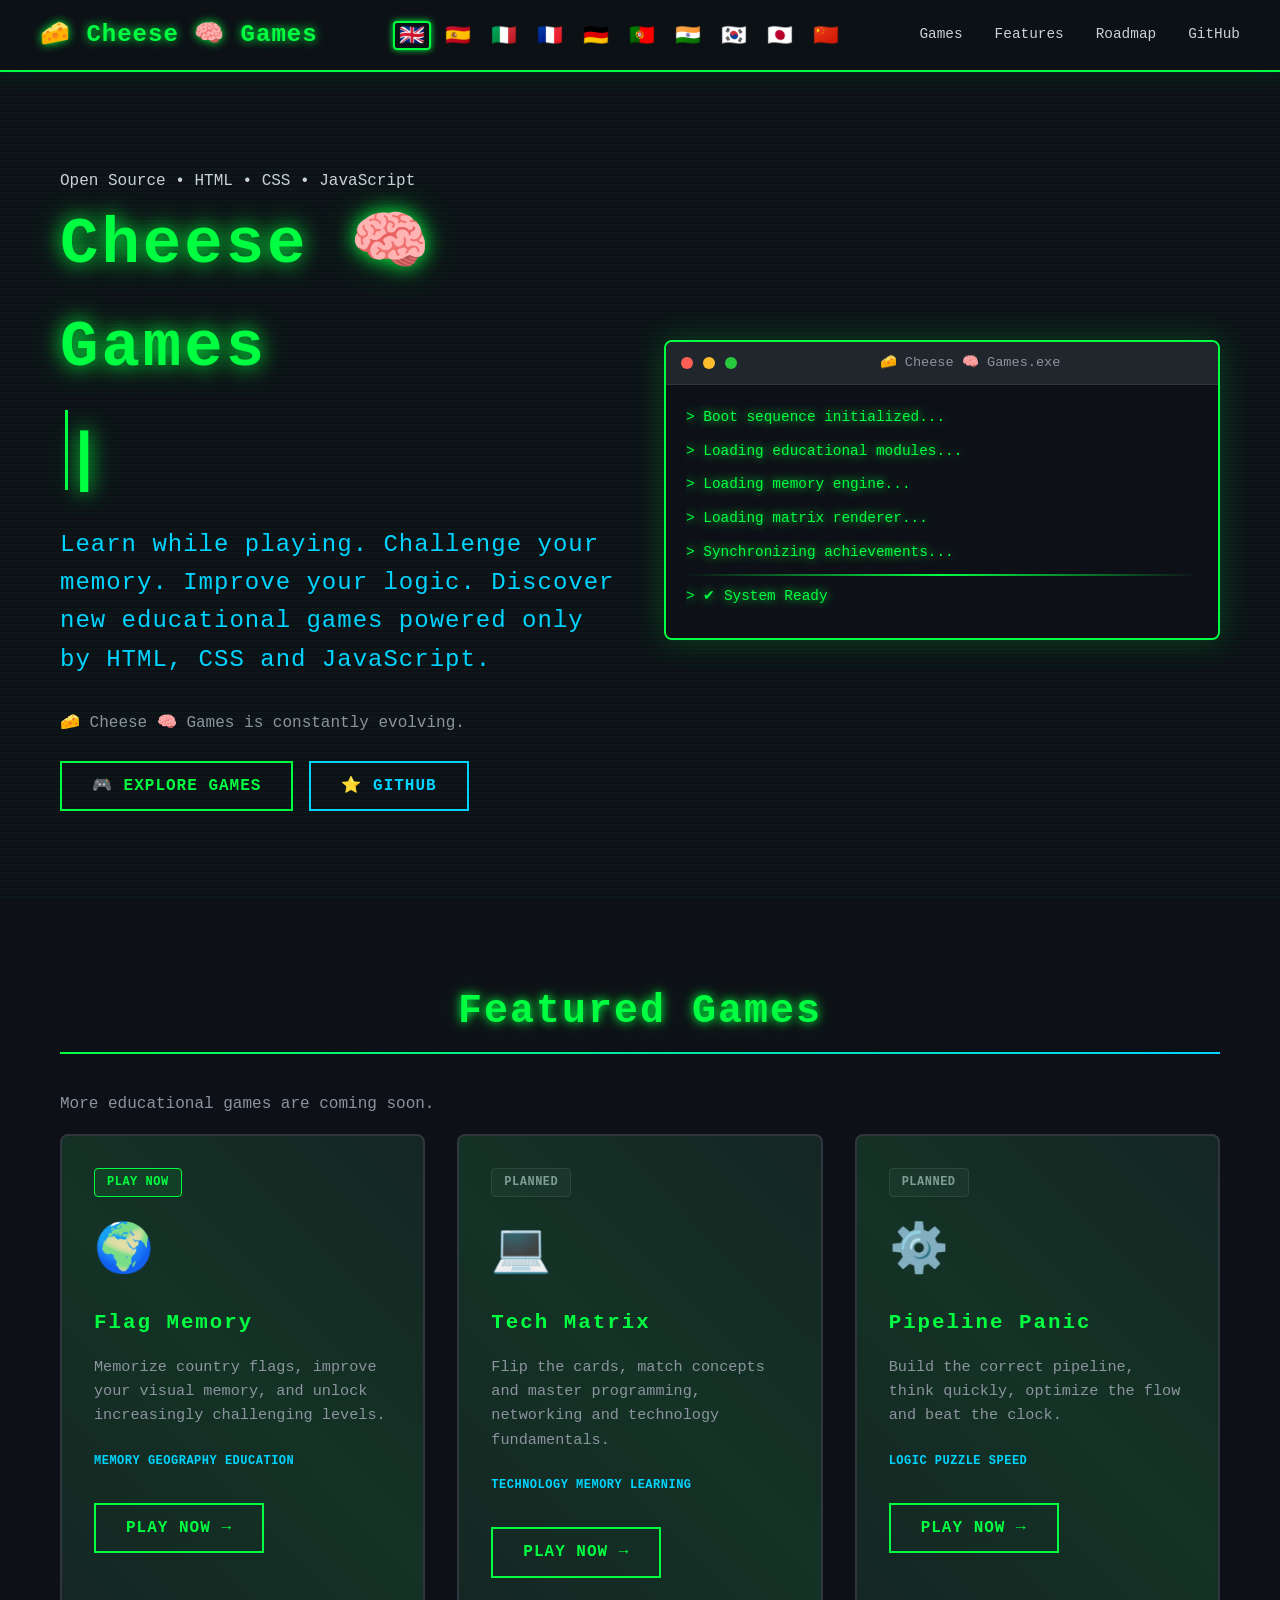
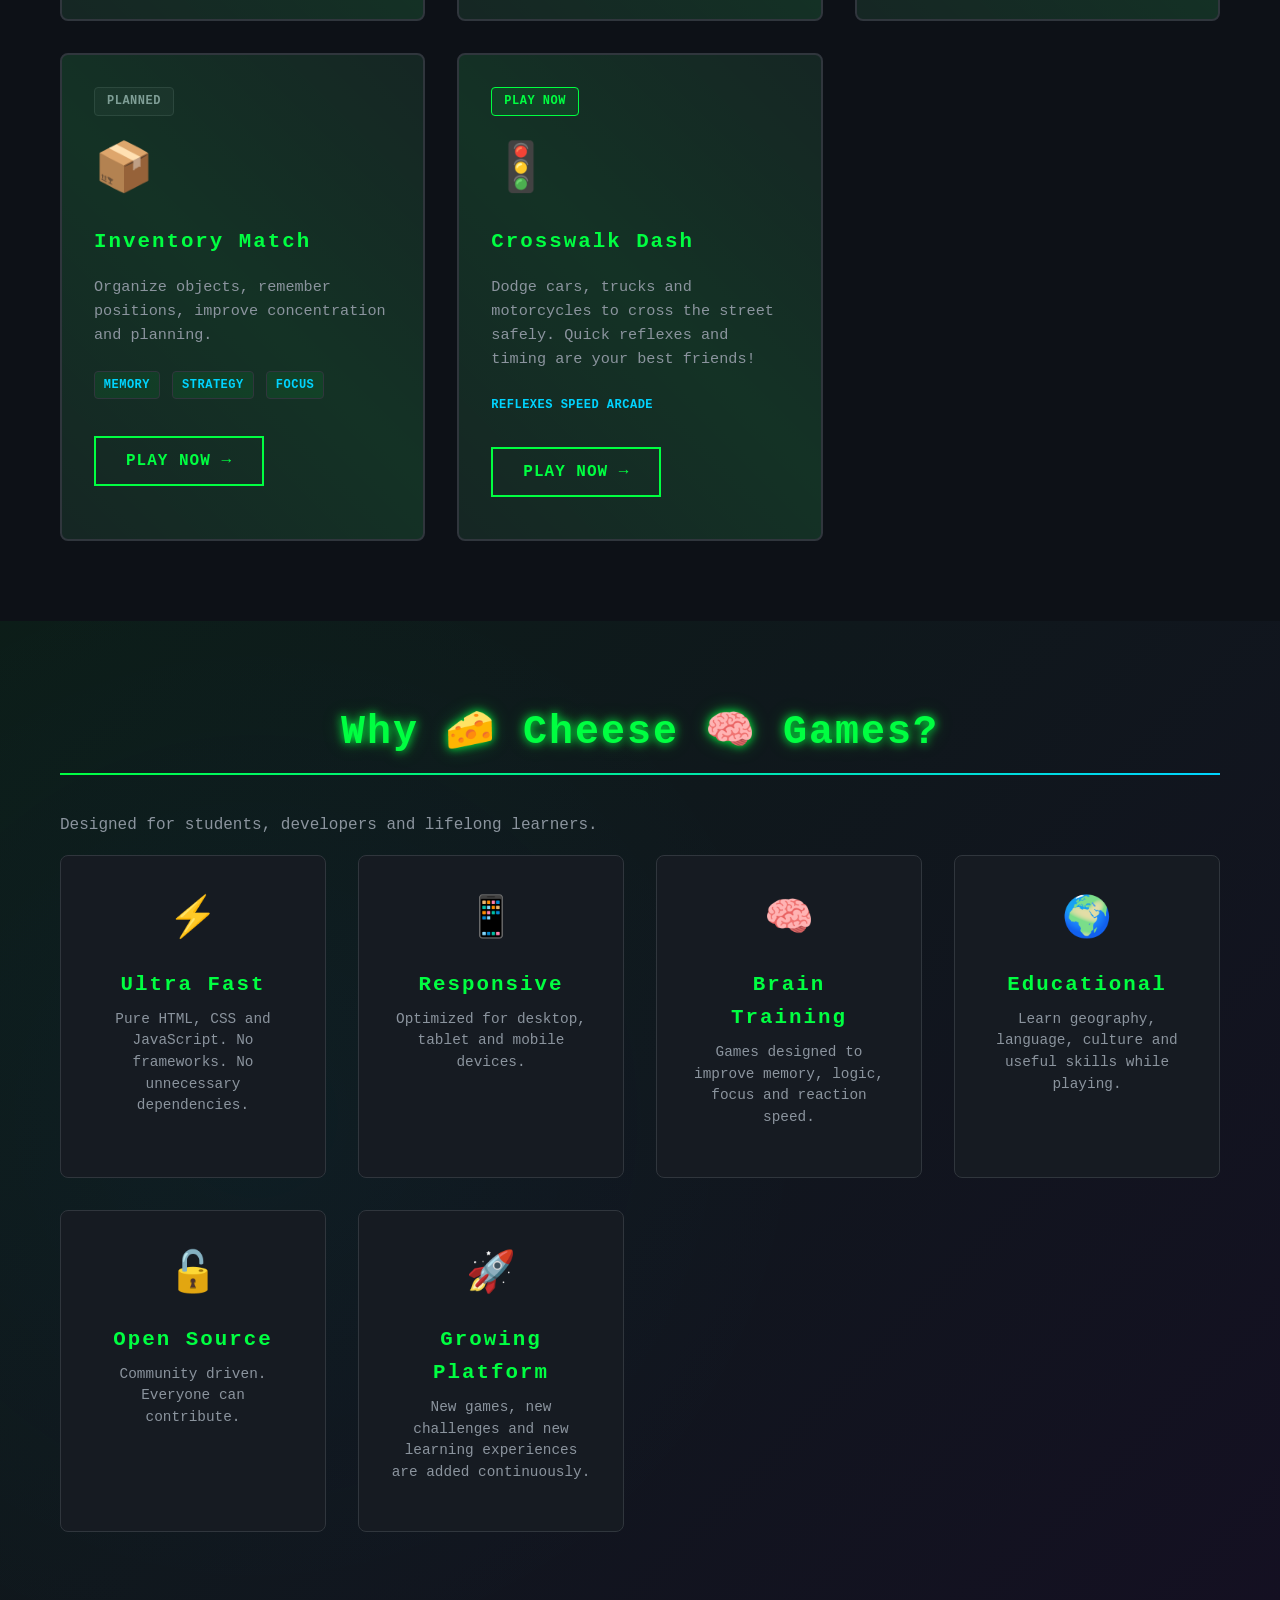
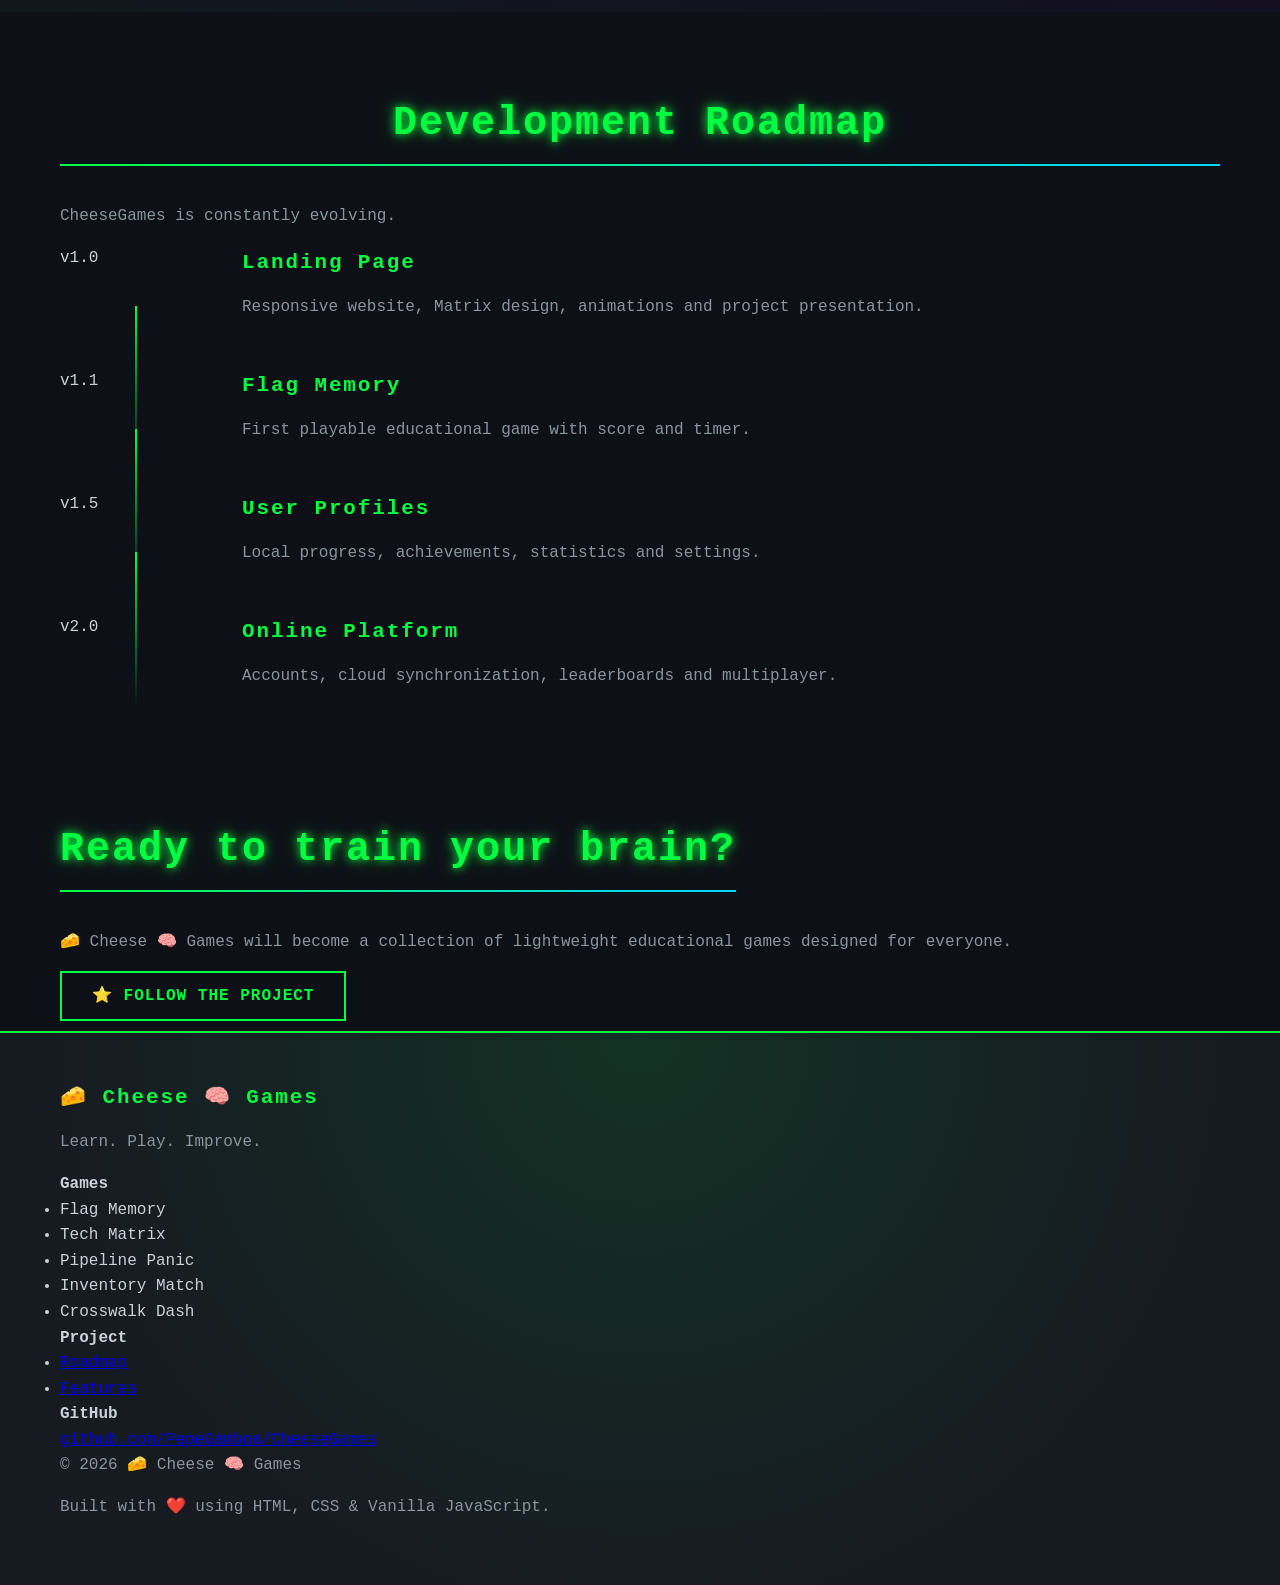
<file: index.html>
<!DOCTYPE html>
<html lang="en">

<head>
    <meta charset="UTF-8">
    <meta name="viewport" content="width=device-width, initial-scale=1.0">

    <title data-i18n="page.title">🧀 Cheese 🧠 Games | Learn. Play. Improve.</title>

    <meta name="description" data-i18n="page.description"
        content="CheeseGames is an open-source collection of educational browser games designed to improve memory, logic and problem solving.">

    <meta name="theme-color" content="#00ff66">

    <link rel="stylesheet" href="css/style.css">

    <link rel="preconnect" href="https://fonts.googleapis.com">
    <link rel="preconnect" href="https://fonts.gstatic.com" crossorigin>

</head>

<body>

    <!-- ========================= -->
    <!-- MATRIX BACKGROUND -->
    <!-- ========================= -->

    <canvas id="matrixCanvas"></canvas>

    <div class="matrix-overlay"></div>

    <!-- ========================= -->
    <!-- NAVIGATION -->
    <!-- ========================= -->

    <nav class="navbar">

        <div class="container nav-container">

            <div class="logo">

                <span class="logo-text">
                    🧀 Cheese 🧠 Games
                </span>

            </div>

            <div class="lang-selector" aria-label="Language selector"
                style="position:relative; z-index:9999; pointer-events:auto;">
                <button type="button" class="lang-flag active" data-lang="en" title="English">🇬🇧</button>
                <button type="button" class="lang-flag" data-lang="es" title="Español">🇪🇸</button>
                <button type="button" class="lang-flag" data-lang="it" title="Italiano">🇮🇹</button>
                <button type="button" class="lang-flag" data-lang="fr" title="Français">🇫🇷</button>
                <button type="button" class="lang-flag" data-lang="de" title="Deutsch">🇩🇪</button>
                <button type="button" class="lang-flag" data-lang="pt" title="Português">🇵🇹</button>
                <button type="button" class="lang-flag" data-lang="hi" title="हिन्दी">🇮🇳</button>
                <button type="button" class="lang-flag" data-lang="ko" title="한국어">🇰🇷</button>
                <button type="button" class="lang-flag" data-lang="ja" title="日本語">🇯🇵</button>
                <button type="button" class="lang-flag" data-lang="zh" title="中文">🇨🇳</button>
            </div>
            <ul class="nav-links">

                <li>
                    <a href="#games" data-i18n="nav.games">
                        Games
                    </a>
                </li>

                <li>
                    <a href="#features" data-i18n="nav.features">
                        Features
                    </a>
                </li>

                <li>
                    <a href="#roadmap" data-i18n="nav.roadmap">
                        Roadmap
                    </a>
                </li>

                <li>
                    <a href="#footer" data-i18n="nav.github">
                        GitHub
                    </a>
                </li>

            </ul>

        </div>

    </nav>

    <!-- ========================= -->
    <!-- HERO -->
    <!-- ========================= -->

    <section id="hero" class="hero">

        <div class="container hero-container">

            <div class="hero-content">

                <span class="hero-badge" data-i18n="hero.badge">

                    Open Source • HTML • CSS • JavaScript

                </span>

                <h1 class="hero-title">

                    <span class="typing-text">

                        Cheese 🧠 Games

                    </span>

                    <span class="cursor">|</span>

                </h1>

                <p class="hero-subtitle" data-i18n="hero.subtitle">

                    Learn while playing.

                    Challenge your memory.

                    Improve your logic.

                    Discover new educational games powered only by HTML, CSS and JavaScript.

                <p>

                    🧀 Cheese 🧠 Games is constantly evolving.

                </p>

                <div class="hero-buttons">

                    <button type="button" class="btn btn-primary"
                        onclick="document.getElementById('games').scrollIntoView({behavior:'smooth'})"
                        data-i18n="hero.explore">

                        🎮 Explore Games

                    </button>

                    <a class="btn btn-secondary" href="https://github.com/PepeGamboa/CheeseGames" target="_blank"
                        data-i18n="hero.github">

                        ⭐ GitHub

                    </a>

                </div>

            </div>

            <!-- ========================= -->
            <!-- TERMINAL -->
            <!-- ========================= -->

            <div class="terminal-window">

                <div class="terminal-header">

                    <div class="terminal-buttons">

                        <div class="terminal-btn close"></div>

                        <div class="terminal-btn minimize"></div>

                        <div class="terminal-btn maximize"></div>

                    </div>

                    <span class="terminal-title">

                        🧀 Cheese 🧠 Games.exe

                    </span>

                </div>

                <div class="terminal-body">

                    <p>> Boot sequence initialized...</p>

                    <p>> Loading educational modules...</p>

                    <p>> Loading memory engine...</p>

                    <p>> Loading matrix renderer...</p>

                    <p>> Synchronizing achievements...</p>

                    <p class="scan-line"></p>

                    <p>

                        > <span class="text-success">

                            ✔ System Ready

                        </span>

                    </p>

                </div>

            </div>

        </div>

    </section>

    <!-- ========================= -->
    <!-- GAMES -->
    <!-- ========================= -->

    <section id="games" class="games">

        <div class="container">

            <h2 class="section-title" data-i18n="games.title">

                Featured Games

            </h2>

            <p class="section-subtitle" data-i18n="games.subtitle">

                More educational games are coming soon.

            </p>

            <div class="games-grid">
                <!-- ========================= -->
                <!-- GAME 1 -->
                <!-- ========================= -->

                <div class="game-card">

                    <div class="game-status available" data-i18n="cards.flagStatus">
                        Play Now
                    </div>

                    <div class="game-card-inner">

                        <div class="game-icon">
                            🌍
                        </div>

                        <h3 data-i18n="cards.flagTitle">Flag Memory</h3>

                        <p data-i18n="cards.flagDescription">

                            Memorize country flags, improve your visual memory,
                            and unlock increasingly challenging levels.

                        </p>

                        <div class="game-tags" data-i18n="cards.flagTags">
                            Memory Geography Education
                        </div>

                        <a class="card-button btn btn-primary" href="./flag-memory.html" target="_self"
                            aria-label="Play Flag Memory" data-i18n="cards.flagButton">

                            Play Now →

                        </a>

                    </div>

                </div>

                <!-- ========================= -->
                <!-- GAME 2 -->
                <!-- ========================= -->

                <div class="game-card">

                    <div class="game-status planned" data-i18n="cards.planned">
                        Planned
                    </div>

                    <div class="game-card-inner">

                        <div class="game-icon">
                            💻
                        </div>

                        <h3 data-i18n="cards.techTitle">Tech Matrix</h3>

                        <p data-i18n="cards.techDescription">

                            Flip the cards, match concepts and
                            master programming, networking
                            and technology fundamentals.

                        </p>

                        <div class="game-tags" data-i18n="cards.techTags">
                            Technology Memory Learning
                        </div>

                        <a class="card-button btn btn-primary" href="./tech-matrix.html" target="_self"
                            aria-label="Play Tech Matrix" data-i18n="cards.techButton">
                            Play Now →
                        </a>

                    </div>

                </div>

                <!-- ========================= -->
                <!-- GAME 3 -->
                <!-- ========================= -->

                <div class="game-card">

                    <div class="game-status planned" data-i18n="cards.planned">
                        Planned
                    </div>

                    <div class="game-card-inner">

                        <div class="game-icon">
                            ⚙️
                        </div>

                        <h3 data-i18n="cards.pipelineTitle">Pipeline Panic</h3>

                        <p data-i18n="cards.pipelineDescription">

                            Build the correct pipeline,
                            think quickly,
                            optimize the flow
                            and beat the clock.

                        </p>

                        <div class="game-tags" data-i18n="cards.pipelineTags">
                            Logic Puzzle Speed
                        </div>

                        <a class="card-button btn btn-primary" href="./pipeline-panic.html" target="_self"
                            aria-label="Play Pipeline Panic" data-i18n="cards.pipelineButton">
                            Play Now →
                        </a>

                    </div>

                </div>

                <!-- ========================= -->
                <!-- GAME 4 -->
                <!-- ========================= -->

                <div class="game-card">

                    <div class="game-status planned">
                        Planned
                    </div>

                    <div class="game-card-inner">

                        <div class="game-icon">
                            📦
                        </div>

                        <h3>Inventory Match</h3>

                        <p>

                            Organize objects,
                            remember positions,
                            improve concentration
                            and planning.

                        </p>

                        <div class="game-tags">

                            <span>Memory</span>
                            <span>Strategy</span>
                            <span>Focus</span>

                        </div>

                        <a class="card-button btn btn-primary" href="./inventory-match.html" target="_self"
                            aria-label="Play Inventory Match" data-i18n="cards.inventoryButton">
                            Play Now →
                        </a>

                    </div>

                </div>

                <!-- ========================= -->
                <!-- GAME 5 -->
                <!-- ========================= -->

                <div class="game-card">

                    <div class="game-status available" data-i18n="cards.flagStatus">
                        Play Now
                    </div>

                    <div class="game-card-inner">

                        <div class="game-icon">
                            🚦
                        </div>

                        <h3 data-i18n="cards.crosswalkTitle">Crosswalk Dash</h3>

                        <p data-i18n="cards.crosswalkDescription">

                            Dodge cars, trucks and motorcycles
                            to cross the street safely.
                            Quick reflexes and timing
                            are your best friends!

                        </p>

                        <div class="game-tags" data-i18n="cards.crosswalkTags">
                            Reflexes Speed Arcade
                        </div>

                        <a class="card-button btn btn-primary" href="./crosswalk-dash.html" target="_self"
                            aria-label="Play Crosswalk Dash" data-i18n="cards.crosswalkButton">
                            Play Now →
                        </a>

                    </div>

                </div>

            </div>

        </div>

    </section>

    <!-- ========================= -->
    <!-- FEATURES -->
    <!-- ========================= -->

    <section id="features" class="features">

        <div class="container">

            <h2 class="section-title" data-i18n="features.title">

                Why CheeseGames?

            </h2>

            <p class="section-subtitle" data-i18n="features.subtitle">

                Designed for students,
                developers and lifelong learners.

            </p>

            <div class="features-grid">

                <div class="feature-card">

                    <div class="feature-icon">

                        ⚡

                    </div>

                    <h3 data-i18n="features.ultraTitle">

                        Ultra Fast

                    </h3>

                    <p data-i18n="features.ultraDescription">

                        Pure HTML, CSS and JavaScript.

                        No frameworks.

                        No unnecessary dependencies.

                    </p>

                </div>

                <div class="feature-card">

                    <div class="feature-icon">

                        📱

                    </div>

                    <h3 data-i18n="features.responsiveTitle">

                        Responsive

                    </h3>

                    <p data-i18n="features.responsiveDescription">

                        Optimized for desktop,
                        tablet and mobile devices.

                    </p>

                </div>

                <div class="feature-card">

                    <div class="feature-icon">

                        🧠

                    </div>

                    <h3 data-i18n="features.brainTitle">

                        Brain Training

                    </h3>

                    <p data-i18n="features.brainDescription">

                        Games designed to improve
                        memory,
                        logic,
                        focus
                        and reaction speed.

                    </p>

                </div>

                <div class="feature-card">

                    <div class="feature-icon">

                        🌍

                    </div>

                    <h3 data-i18n="features.educationalTitle">

                        Educational

                    </h3>

                    <p data-i18n="features.educationalDescription">

                        Learn geography,
                        technology,
                        history,
                        science
                        and much more.

                    </p>

                </div>

                <div class="feature-card">

                    <div class="feature-icon">

                        🔓

                    </div>

                    <h3>

                        Open Source

                    </h3>

                    <p>

                        Community driven.

                        Everyone can contribute.

                    </p>

                </div>

                <div class="feature-card">

                    <div class="feature-icon">

                        🚀

                    </div>

                    <h3>

                        Growing Platform

                    </h3>

                    <p>

                        New games,
                        new challenges
                        and new learning experiences
                        are added continuously.

                    </p>

                </div>

            </div>

        </div>

    </section>

    <!-- ========================= -->
    <!-- ROADMAP -->
    <!-- ========================= -->

    <section id="roadmap" class="roadmap">

        <div class="container">

            <h2 class="section-title">

                Development Roadmap

            </h2>

            <p class="section-subtitle">

                CheeseGames is constantly evolving.

            </p>

            <div class="roadmap-timeline">

                <div class="roadmap-item">

                    <div class="roadmap-version">

                        v1.0

                    </div>

                    <div class="roadmap-info">

                        <h3>Landing Page</h3>

                        <p>

                            Responsive website, Matrix design,
                            animations and project presentation.

                        </p>

                    </div>

                </div>

                <div class="roadmap-item">

                    <div class="roadmap-version">

                        v1.1

                    </div>

                    <div class="roadmap-info">

                        <h3>Flag Memory</h3>

                        <p>

                            First playable educational game
                            with score and timer.

                        </p>

                    </div>

                </div>

                <div class="roadmap-item">

                    <div class="roadmap-version">

                        v1.5

                    </div>

                    <div class="roadmap-info">

                        <h3>User Profiles</h3>

                        <p>

                            Local progress,
                            achievements,
                            statistics
                            and settings.

                        </p>

                    </div>

                </div>

                <div class="roadmap-item">

                    <div class="roadmap-version">

                        v2.0

                    </div>

                    <div class="roadmap-info">

                        <h3>Online Platform</h3>

                        <p>

                            Accounts,
                            cloud synchronization,
                            leaderboards
                            and multiplayer.

                        </p>

                    </div>

                </div>

            </div>

        </div>

    </section>

    <!-- ========================= -->
    <!-- CALL TO ACTION -->
    <!-- ========================= -->

    <section class="cta">

        <div class="container">

            <div class="cta-box">

                <h2>

                    Ready to train your brain?

                </h2>

                <p>

                    🧀 Cheese 🧠 Games will become a collection of
                    lightweight educational games designed
                    for everyone.

                </p>

                <a href="https://github.com/PepeGamboa/CheeseGames" target="_blank" class="btn btn-primary btn-glow">

                    ⭐ Follow the Project

                </a>

            </div>

        </div>

    </section>

    <!-- ========================= -->
    <!-- FOOTER -->
    <!-- ========================= -->

    <footer id="footer" class="footer">

        <div class="container">

            <div class="footer-grid">

                <div>

                    <h3>

                            🧀 Cheese 🧠 Games

                        </h3>

                    <p>

                        Learn.
                        Play.
                        Improve.

                    </p>

                </div>

                <div>

                    <h4>

                        Games

                    </h4>

                    <ul>

                        <li>Flag Memory</li>
                        <li>Tech Matrix</li>
                        <li>Pipeline Panic</li>
                        <li>Inventory Match</li>
                        <li>Crosswalk Dash</li>

                    </ul>

                </div>

                <div>

                    <h4>

                        Project

                    </h4>

                    <ul>

                        <li>

                            <a href="#roadmap">

                                Roadmap

                            </a>

                        </li>

                        <li>

                            <a href="#features">

                                Features

                            </a>

                        </li>

                    </ul>

                </div>

                <div>

                    <h4>

                        GitHub

                    </h4>

                    <a class="github-link" href="https://github.com/PepeGamboa/CheeseGames" target="_blank">

                        github.com/PepeGamboa/CheeseGames

                    </a>

                </div>

            </div>

            <div class="footer-divider"></div>

            <div class="footer-bottom">

                <p>

                    © 2026 🧀 Cheese 🧠 Games

                </p>

                <p>

                    Built with ❤️ using HTML, CSS & Vanilla JavaScript.

                </p>

            </div>

        </div>

    </footer>

    <script src="js/i18n.js"></script>
    <script src="js/app.js"></script>
    <script src="js/navigation-fix.js"></script>

</body>

</html>
</file>
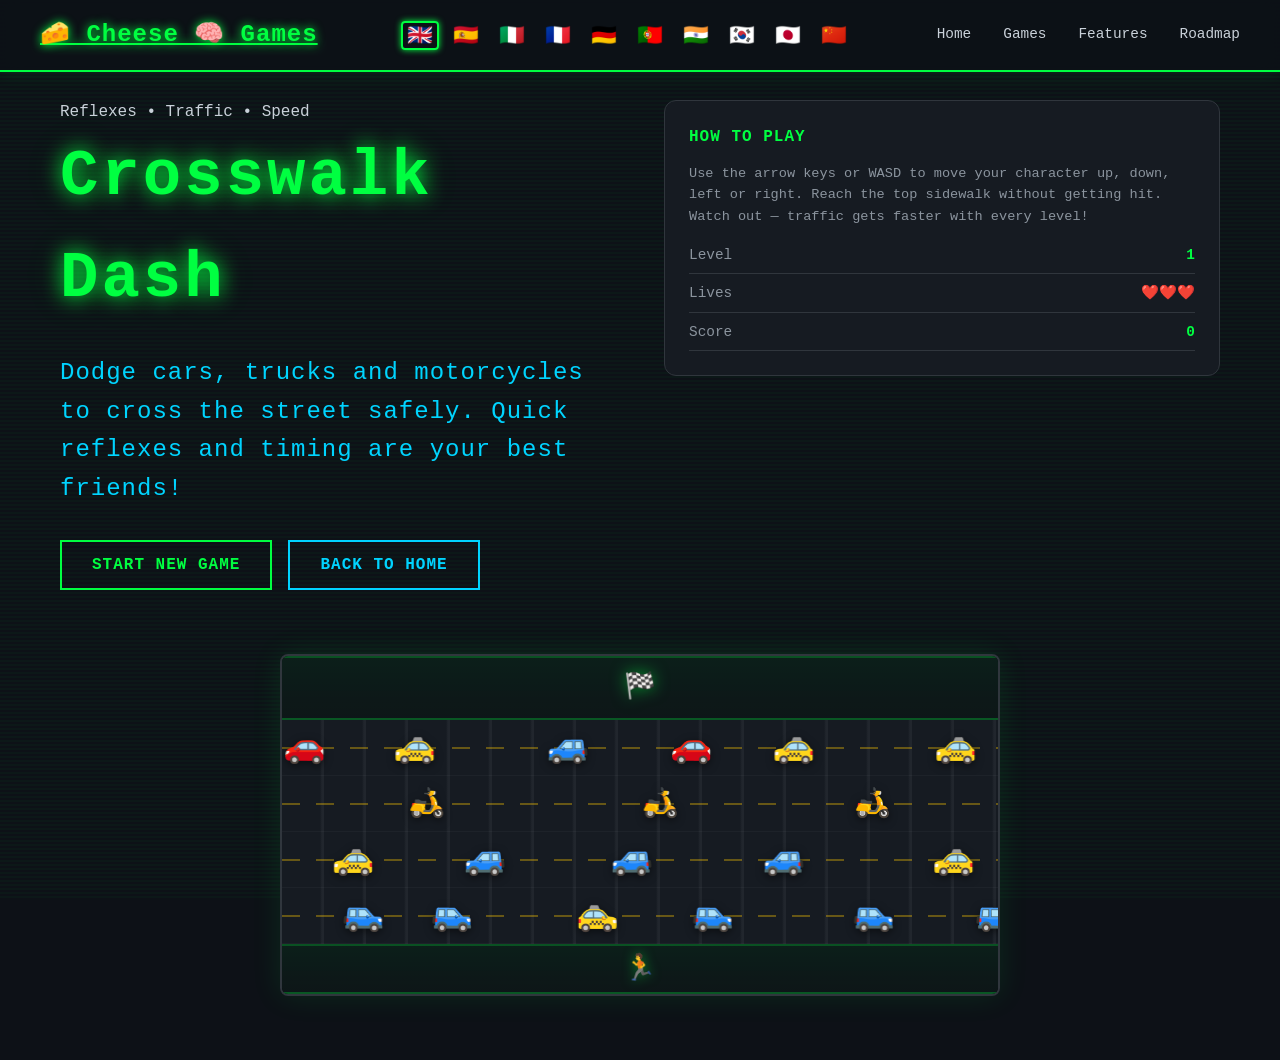
<file: crosswalk-dash.html>
<!DOCTYPE html>
<html lang="en">
<head>
    <meta charset="UTF-8">
    <meta name="viewport" content="width=device-width, initial-scale=1.0">
    <title data-i18n="crosswalk.page.title">Crosswalk Dash | 🧀 Cheese 🧠 Games</title>
    <meta name="description" data-i18n="crosswalk.page.description" content="Dodge traffic and cross the street safely in this fast reflex arcade game.">
    <meta name="theme-color" content="#00ff66">
    <link rel="stylesheet" href="css/style.css">
</head>
<body>
    <nav class="navbar">
        <div class="container nav-container">
            <div class="logo">
                <a class="logo-text" href="index.html">🧀 Cheese 🧠 Games</a>
            </div>
            <div class="lang-selector" aria-label="Language selector">
                <button type="button" class="lang-flag active" data-lang="en" title="English">🇬🇧</button>
                <button type="button" class="lang-flag" data-lang="es" title="Español">🇪🇸</button>
                <button type="button" class="lang-flag" data-lang="it" title="Italiano">🇮🇹</button>
                <button type="button" class="lang-flag" data-lang="fr" title="Français">🇫🇷</button>
                <button type="button" class="lang-flag" data-lang="de" title="Deutsch">🇩🇪</button>
                <button type="button" class="lang-flag" data-lang="pt" title="Português">🇵🇹</button>
                <button type="button" class="lang-flag" data-lang="hi" title="हिन्दी">🇮🇳</button>
                <button type="button" class="lang-flag" data-lang="ko" title="한국어">🇰🇷</button>
                <button type="button" class="lang-flag" data-lang="ja" title="日本語">🇯🇵</button>
                <button type="button" class="lang-flag" data-lang="zh" title="中文">🇨🇳</button>
            </div>
            <ul class="nav-links">
                <li><a href="index.html" data-i18n="nav.home">Home</a></li>
                <li><a href="index.html#games" data-i18n="nav.games">Games</a></li>
                <li><a href="index.html#features" data-i18n="nav.features">Features</a></li>
                <li><a href="index.html#roadmap" data-i18n="nav.roadmap">Roadmap</a></li>
            </ul>
        </div>
    </nav>

    <section class="hero game-hero">
        <div class="container hero-container">
            <div class="hero-content">
                <span class="hero-badge" data-i18n="crosswalk.hero.badge">Reflexes • Traffic • Speed</span>
                <h1 class="hero-title" data-i18n="crosswalk.hero.title">Crosswalk Dash</h1>
                <p class="hero-subtitle" data-i18n="crosswalk.hero.subtitle">Dodge cars, trucks and motorcycles to cross the street safely. Quick reflexes and timing are your best friends!</p>
                <div class="hero-buttons">
                    <button type="button" class="btn btn-primary" id="startCrosswalkButton" data-i18n="crosswalk.hero.start">Start New Game</button>
                    <a class="btn btn-secondary" href="index.html" data-i18n="crosswalk.hero.back">Back to Home</a>
                </div>
            </div>
            <div class="flag-summary">
                <div class="flag-summary-card">
                    <h3 data-i18n="crosswalk.summary.title">How to play</h3>
                    <p data-i18n="crosswalk.summary.description">Use the arrow keys or WASD to move your character up, down, left or right. Reach the top sidewalk without getting hit. Watch out — traffic gets faster with every level!</p>
                    <div class="game-stats">
                        <div class="stat-item">
                            <span class="stat-label" data-i18n="crosswalk.stats.level">Level</span>
                            <span class="stat-value" id="cwLevel">1</span>
                        </div>
                        <div class="stat-item">
                            <span class="stat-label" data-i18n="crosswalk.stats.lives">Lives</span>
                            <span class="stat-value" id="cwLives">❤️❤️❤️</span>
                        </div>
                        <div class="stat-item">
                            <span class="stat-label" data-i18n="crosswalk.stats.score">Score</span>
                            <span class="stat-value" id="cwScore">0</span>
                        </div>
                    </div>
                </div>
            </div>
        </div>
    </section>

    <main class="crosswalk-game">
        <div class="container">
            <div class="crosswalk-board-wrapper">
                <div class="crosswalk-board" id="crosswalkBoard" aria-live="polite" tabindex="0"></div>
            </div>

            <!-- Mobile / touch controls -->
            <div class="crosswalk-controls" id="crosswalkControls" aria-label="Movement controls">
                <button type="button" class="cw-ctrl-btn cw-up" data-dir="up" aria-label="Move up">▲</button>
                <div class="cw-ctrl-row">
                    <button type="button" class="cw-ctrl-btn cw-left" data-dir="left" aria-label="Move left">◀</button>
                    <button type="button" class="cw-ctrl-btn cw-down" data-dir="down" aria-label="Move down">▼</button>
                    <button type="button" class="cw-ctrl-btn cw-right" data-dir="right" aria-label="Move right">▶</button>
                </div>
            </div>

            <div class="game-message hidden" id="cwMessage">
                <h2 id="cwMessageTitle">🎉 Level Complete!</h2>
                <p class="message-details" id="cwDetails"></p>
                <div style="display:flex;gap:1rem;justify-content:center;flex-wrap:wrap;margin-top:1rem;">
                    <button class="btn btn-primary" id="cwRetry" data-i18n="crosswalk.retry">Retry Level</button>
                    <button class="btn btn-secondary" id="cwNextLevel" style="display:none;" data-i18n="crosswalk.next">Next Level →</button>
                </div>
            </div>
        </div>
    </main>

    <script src="js/i18n.js"></script>
    <script src="js/crosswalk-dash.js"></script>
    <script src="js/navigation-fix.js"></script>
</body>
</html>
</file>
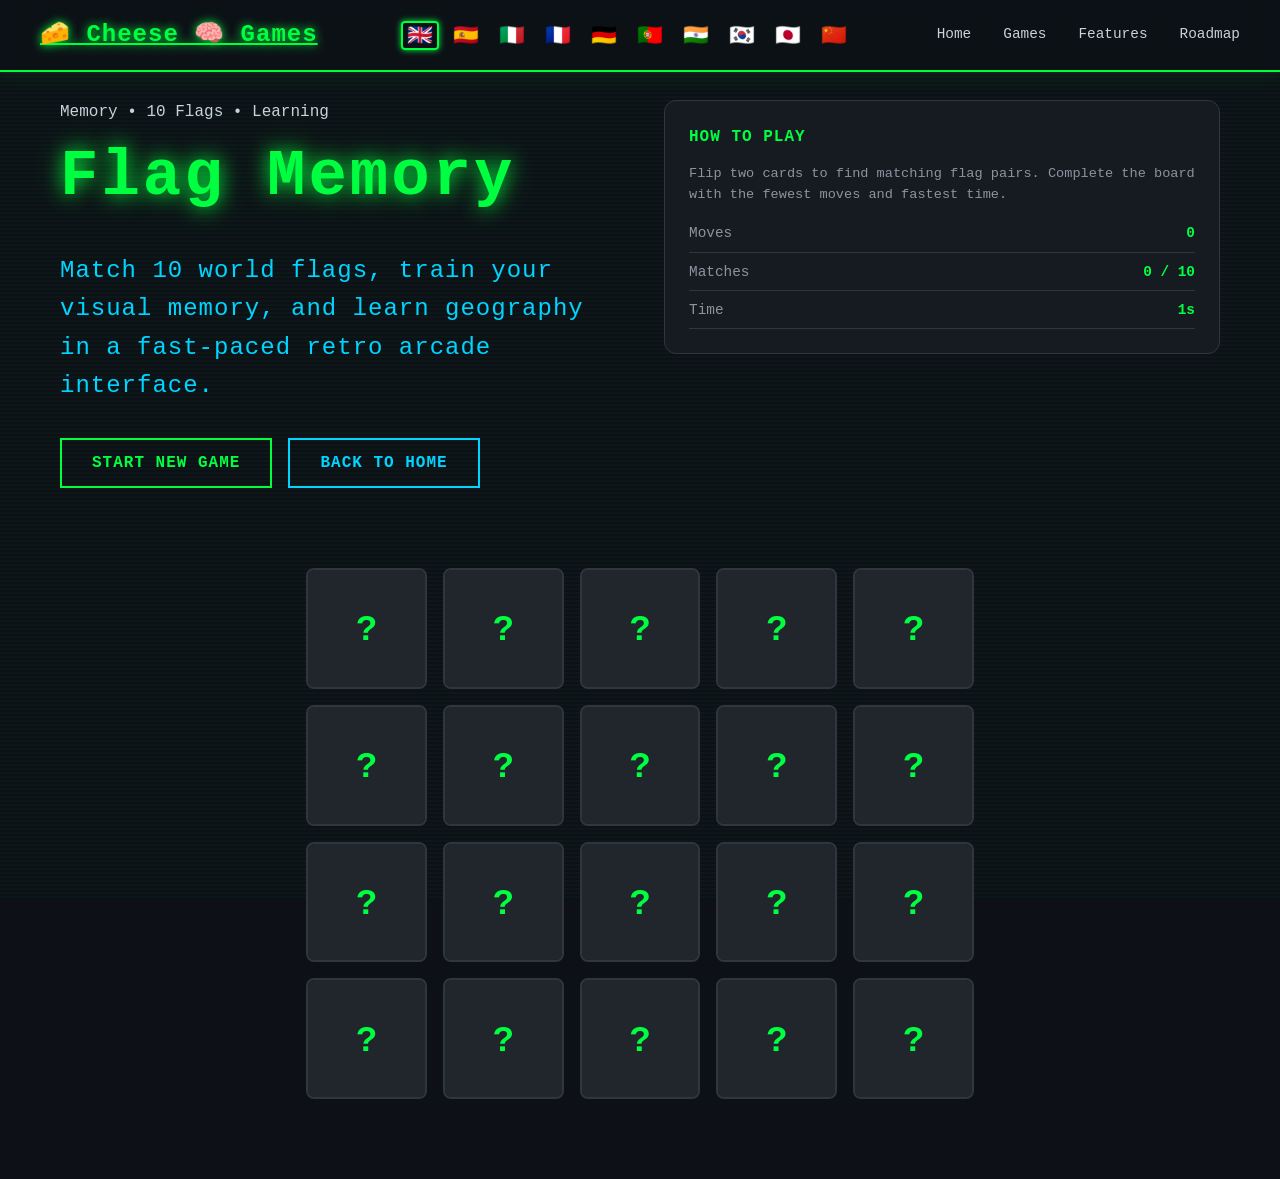
<file: flag-memory.html>
<!DOCTYPE html>
<html lang="en">

<head>
    <meta charset="UTF-8">
    <meta name="viewport" content="width=device-width, initial-scale=1.0">
    <title data-i18n="flag.page.title">🧠 Flag Memory | 🧀 Cheese 🧠 Games</title>
    <meta name="description" data-i18n="flag.page.description" content="Flag Memory is an educational memory game to learn country flags while matching pairs.">
    <meta name="theme-color" content="#00ff66">
    <link rel="stylesheet" href="css/style.css">
</head>

<body>
    <nav class="navbar">
        <div class="container nav-container">
            <div class="logo">
                <a class="logo-text" href="index.html">🧀 Cheese 🧠 Games</a>
            </div>
            <div class="lang-selector" aria-label="Language selector">
                <button type="button" class="lang-flag active" data-lang="en" title="English">🇬🇧</button>
                <button type="button" class="lang-flag" data-lang="es" title="Español">🇪🇸</button>
                <button type="button" class="lang-flag" data-lang="it" title="Italiano">🇮🇹</button>
                <button type="button" class="lang-flag" data-lang="fr" title="Français">🇫🇷</button>
                <button type="button" class="lang-flag" data-lang="de" title="Deutsch">🇩🇪</button>
                <button type="button" class="lang-flag" data-lang="pt" title="Português">🇵🇹</button>
                <button type="button" class="lang-flag" data-lang="hi" title="हिन्दी">🇮🇳</button>
                <button type="button" class="lang-flag" data-lang="ko" title="한국어">🇰🇷</button>
                <button type="button" class="lang-flag" data-lang="ja" title="日本語">🇯🇵</button>
                <button type="button" class="lang-flag" data-lang="zh" title="中文">🇨🇳</button>
            </div>
            <ul class="nav-links">
                <li><a href="index.html" data-i18n="nav.home">Home</a></li>
                <li><a href="index.html#games" data-i18n="nav.games">Games</a></li>
                <li><a href="index.html#features" data-i18n="nav.features">Features</a></li>
                <li><a href="index.html#roadmap" data-i18n="nav.roadmap">Roadmap</a></li>
            </ul>
        </div>
    </nav>

    <section class="hero game-hero">
        <div class="container hero-container">
            <div class="hero-content">
                <span class="hero-badge" data-i18n="flag.hero.badge">Memory • 10 Flags • Learning</span>
                <h1 class="hero-title" data-i18n="flag.hero.title">Flag Memory</h1>
                <p class="hero-subtitle" data-i18n="flag.hero.subtitle">Match 10 world flags, train your visual memory, and learn geography in a fast-paced retro arcade interface.</p>
                <div class="hero-buttons">
                    <button class="btn btn-primary" id="restartButton" data-i18n="flag.hero.start">Start New Game</button>
                    <a class="btn btn-secondary" href="index.html" data-i18n="flag.hero.back">Back to Home</a>
                </div>
            </div>
            <div class="flag-summary">
                <div class="flag-summary-card">
                    <h3 data-i18n="flag.summary.title">How to play</h3>
                    <p data-i18n="flag.summary.description">Flip two cards to find matching flag pairs. Complete the board with the fewest moves and fastest time.</p>
                    <div class="game-stats">
                        <div class="stat-item">
                            <span class="stat-label" data-i18n="flag.stats.moves">Moves</span>
                            <span class="stat-value" id="movesCount">0</span>
                        </div>
                        <div class="stat-item">
                            <span class="stat-label" data-i18n="flag.stats.matches">Matches</span>
                            <span class="stat-value" id="matchCount">0 / 10</span>
                        </div>
                        <div class="stat-item">
                            <span class="stat-label" data-i18n="flag.stats.time">Time</span>
                            <span class="stat-value" id="timerCount">0s</span>
                        </div>
                    </div>
                </div>
            </div>
        </div>
    </section>

    <main class="flag-memory">
        <div class="container">
            <div class="memory-board" id="memoryBoard" aria-live="polite"></div>
            <div class="game-message hidden" id="gameMessage">
                <h2 data-i18n="flag.complete.title">¡Juego completado!</h2>
                <p data-i18n="flag.complete.description">Has encontrado todas las banderas.</p>
                <p class="message-details" id="messageDetails"></p>
                <button class="btn btn-primary" id="playAgainButton" data-i18n="flag.complete.button">Jugar otra vez</button>
            </div>
        </div>
    </main>

    <script src="js/i18n.js"></script>
    <script src="js/flag-memory.js"></script>
    <script src="js/navigation-fix.js"></script>
</body>

</html>
</file>
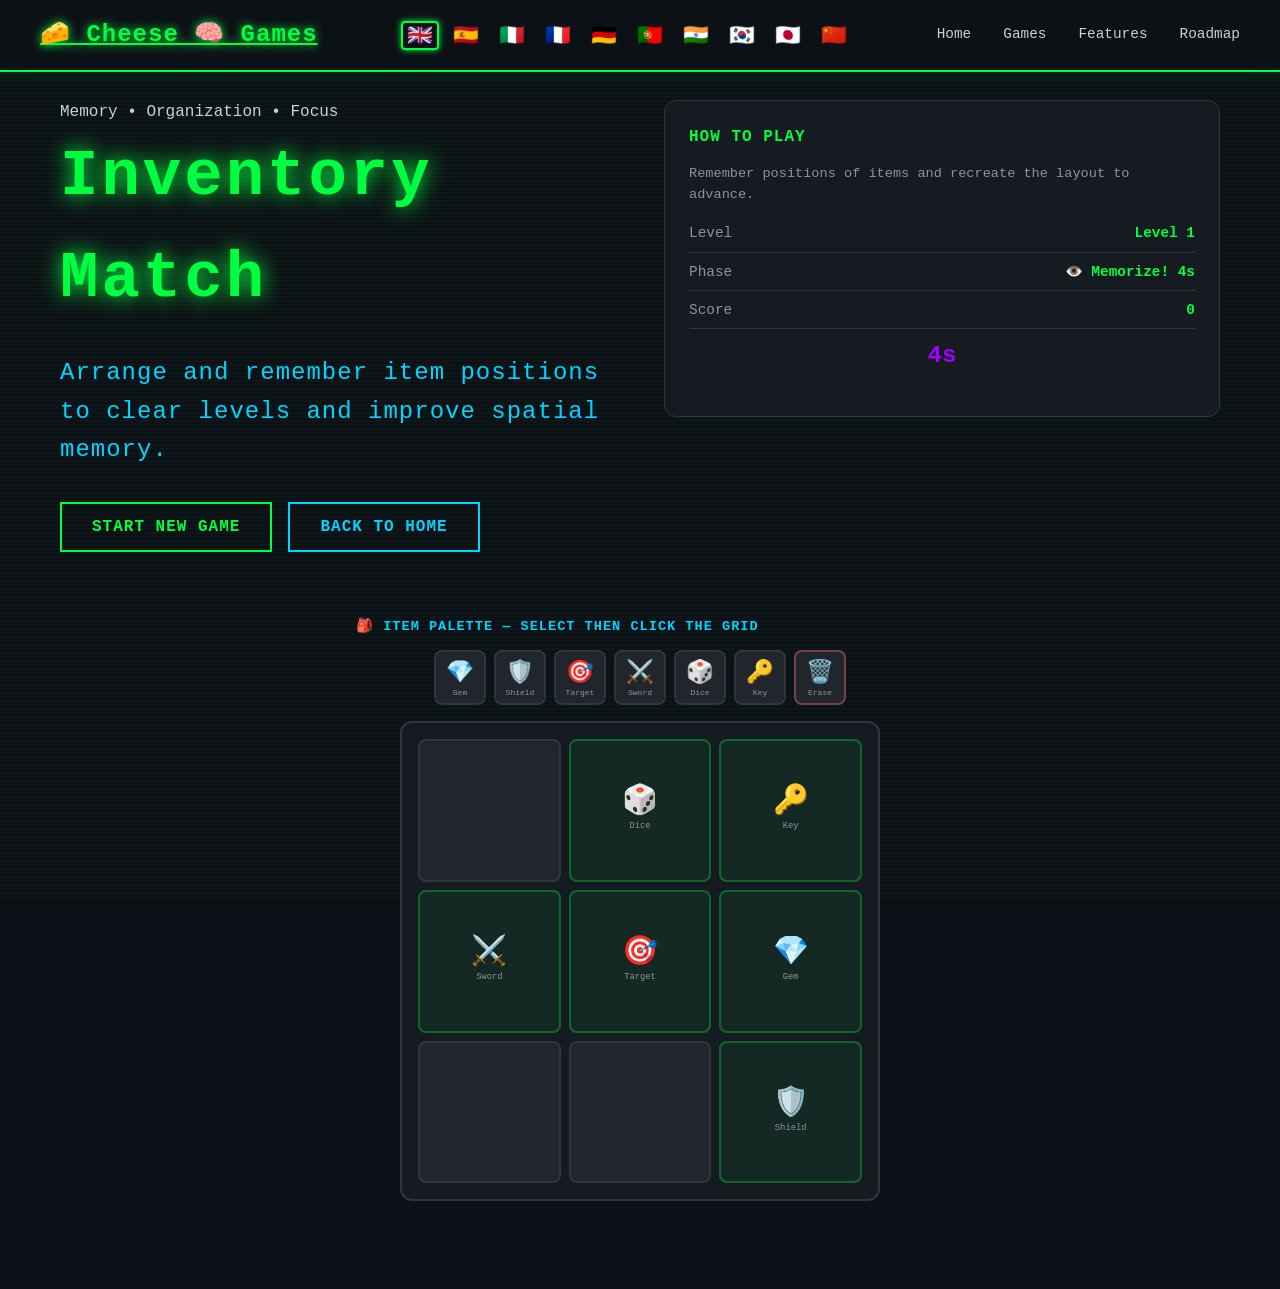
<file: inventory-match.html>
<!DOCTYPE html>
<html lang="en">
<head>
    <meta charset="UTF-8">
    <meta name="viewport" content="width=device-width, initial-scale=1.0">
    <title data-i18n="inventory.page.title">Inventory Match | 🧀 Cheese 🧠 Games</title>
    <meta name="description" data-i18n="inventory.page.description" content="Memorize item positions and recreate the inventory layout to advance.">
    <meta name="theme-color" content="#00ff66">
    <link rel="stylesheet" href="css/style.css">
</head>
<body>
    <nav class="navbar">
        <div class="container nav-container">
            <div class="logo">
                <a class="logo-text" href="index.html">🧀 Cheese 🧠 Games</a>
            </div>
            <div class="lang-selector" aria-label="Language selector">
                <button type="button" class="lang-flag active" data-lang="en" title="English">🇬🇧</button>
                <button type="button" class="lang-flag" data-lang="es" title="Español">🇪🇸</button>
                <button type="button" class="lang-flag" data-lang="it" title="Italiano">🇮🇹</button>
                <button type="button" class="lang-flag" data-lang="fr" title="Français">🇫🇷</button>
                <button type="button" class="lang-flag" data-lang="de" title="Deutsch">🇩🇪</button>
                <button type="button" class="lang-flag" data-lang="pt" title="Português">🇵🇹</button>
                <button type="button" class="lang-flag" data-lang="hi" title="हिन्दी">🇮🇳</button>
                <button type="button" class="lang-flag" data-lang="ko" title="한국어">🇰🇷</button>
                <button type="button" class="lang-flag" data-lang="ja" title="日本語">🇯🇵</button>
                <button type="button" class="lang-flag" data-lang="zh" title="中文">🇨🇳</button>
            </div>
            <ul class="nav-links">
                <li><a href="index.html" data-i18n="nav.home">Home</a></li>
                <li><a href="index.html#games" data-i18n="nav.games">Games</a></li>
                <li><a href="index.html#features" data-i18n="nav.features">Features</a></li>
                <li><a href="index.html#roadmap" data-i18n="nav.roadmap">Roadmap</a></li>
            </ul>
        </div>
    </nav>

    <section class="hero game-hero">
        <div class="container hero-container">
            <div class="hero-content">
                <span class="hero-badge" data-i18n="inventory.hero.badge">Memory • Organization • Focus</span>
                <h1 class="hero-title" data-i18n="inventory.hero.title">Inventory Match</h1>
                <p class="hero-subtitle" data-i18n="inventory.hero.subtitle">Study the item layout, then recreate it from memory!</p>
                <div class="hero-buttons">
                    <button type="button" class="btn btn-primary" id="startInventoryButton" data-i18n="inventory.hero.start">Start New Game</button>
                    <a class="btn btn-secondary" href="index.html" data-i18n="inventory.hero.back">Back to Home</a>
                </div>
            </div>
            <div class="flag-summary">
                <div class="flag-summary-card">
                    <h3 data-i18n="inventory.summary.title">How to play</h3>
                    <p data-i18n="inventory.summary.description">Memorize item positions, then recreate the exact layout. Pick items from the palette and place them!</p>
                    <div class="game-stats">
                        <div class="stat-item">
                            <span class="stat-label">Level</span>
                            <span class="stat-value" id="invLevel">Level 1</span>
                        </div>
                        <div class="stat-item">
                            <span class="stat-label">Phase</span>
                            <span class="stat-value" id="invPhase">Memorize!</span>
                        </div>
                        <div class="stat-item">
                            <span class="stat-label">Score</span>
                            <span class="stat-value" id="invScore">0</span>
                        </div>
                    </div>
                    <p id="invCountdown" style="color:var(--accent-color);font-size:1.5rem;font-weight:bold;text-align:center;margin-top:0.5rem;"></p>
                </div>
            </div>
        </div>
    </section>

    <main class="inventory-game">
        <div class="container">
            <!-- Item palette (hidden during memorize) -->
            <div class="inv-palette-wrapper" id="invPaletteWrapper">
                <h3 class="inv-palette-title">🎒 Item Palette — select then click the grid</h3>
                <div class="inv-palette" id="inventoryPalette"></div>
                <button type="button" class="btn btn-primary" id="invSubmit" style="display:none;margin-top:1rem;">
                    ✅ Submit Answer
                </button>
            </div>

            <!-- Game grid -->
            <div class="inventory-grid" id="inventoryGrid"></div>

            <!-- Result message -->
            <div class="game-message hidden" id="invMessage">
                <h2 id="invMessageTitle">🏆 Perfect!</h2>
                <p class="message-details" id="invDetails"></p>
                <div style="display:flex;gap:1rem;justify-content:center;flex-wrap:wrap;margin-top:1rem;">
                    <button class="btn btn-primary" id="invRetry">Retry Level</button>
                    <button class="btn btn-secondary" id="invNextLevel" style="display:none;">Next Level →</button>
                </div>
            </div>
        </div>
    </main>

    <script src="js/i18n.js"></script>
    <script src="js/inventory-match.js"></script>
    <script src="js/navigation-fix.js"></script>
</body>
</html>
</file>
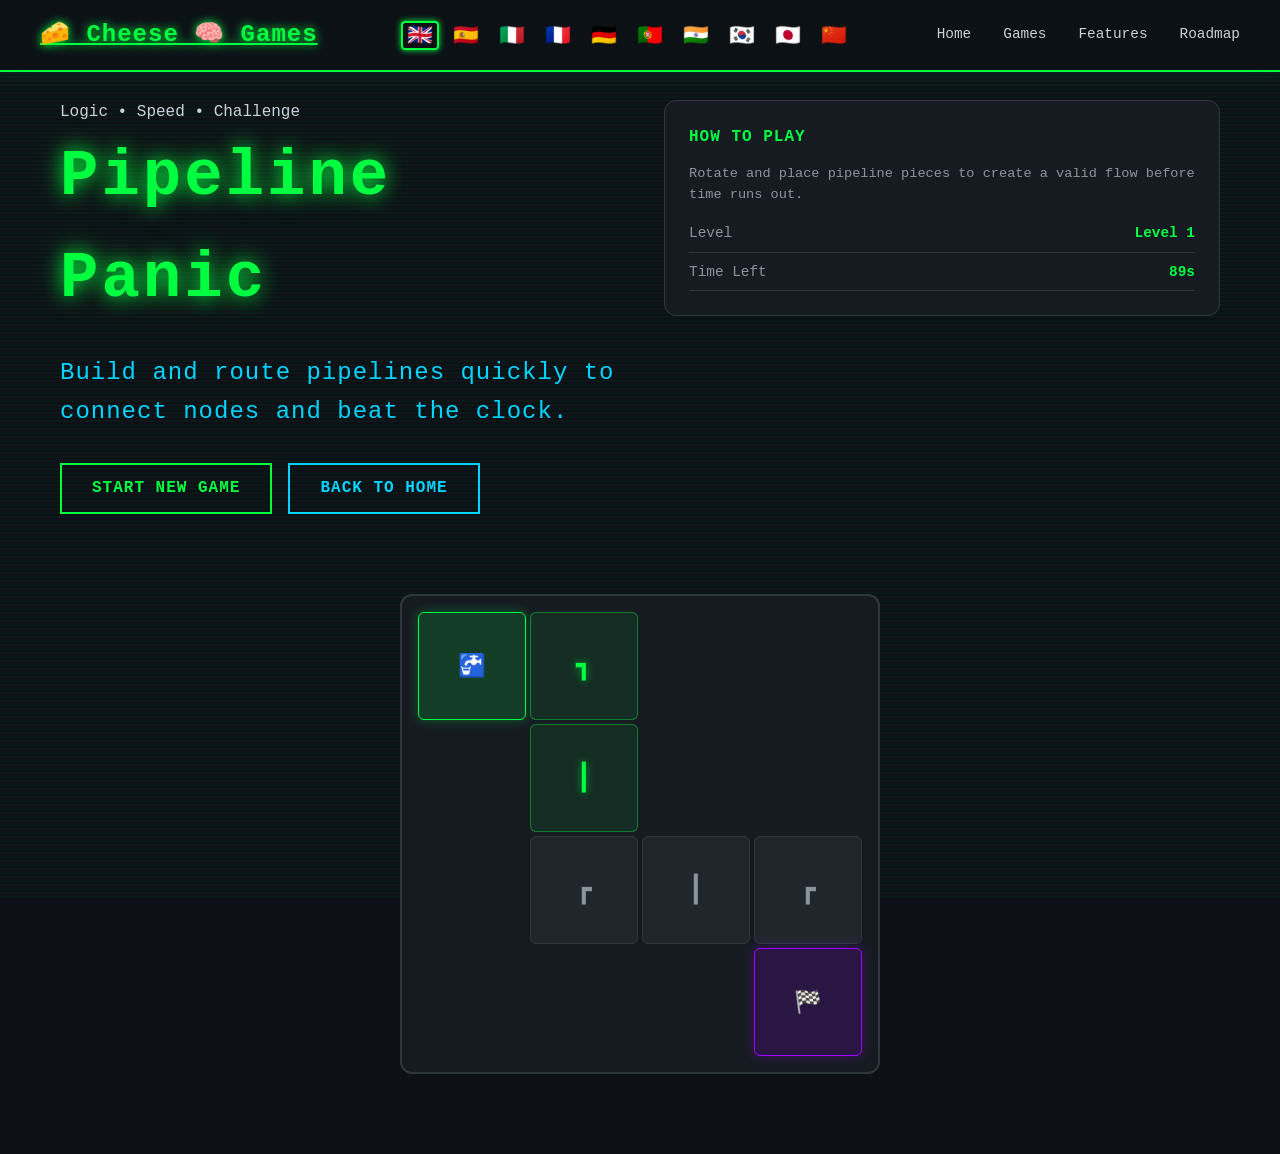
<file: pipeline-panic.html>
<!DOCTYPE html>
<html lang="en">
<head>
    <meta charset="UTF-8">
    <meta name="viewport" content="width=device-width, initial-scale=1.0">
    <title data-i18n="pipeline.page.title">Pipeline Panic | 🧀 Cheese 🧠 Games</title>
    <meta name="description" data-i18n="pipeline.page.description" content="Rotate pipeline pieces to connect the source to the sink before time runs out!">
    <meta name="theme-color" content="#00ff66">
    <link rel="stylesheet" href="css/style.css">
</head>
<body>
    <nav class="navbar">
        <div class="container nav-container">
            <div class="logo">
                <a class="logo-text" href="index.html">🧀 Cheese 🧠 Games</a>
            </div>
            <div class="lang-selector" aria-label="Language selector">
                <button type="button" class="lang-flag active" data-lang="en" title="English">🇬🇧</button>
                <button type="button" class="lang-flag" data-lang="es" title="Español">🇪🇸</button>
                <button type="button" class="lang-flag" data-lang="it" title="Italiano">🇮🇹</button>
                <button type="button" class="lang-flag" data-lang="fr" title="Français">🇫🇷</button>
                <button type="button" class="lang-flag" data-lang="de" title="Deutsch">🇩🇪</button>
                <button type="button" class="lang-flag" data-lang="pt" title="Português">🇵🇹</button>
                <button type="button" class="lang-flag" data-lang="hi" title="हिन्दी">🇮🇳</button>
                <button type="button" class="lang-flag" data-lang="ko" title="한국어">🇰🇷</button>
                <button type="button" class="lang-flag" data-lang="ja" title="日本語">🇯🇵</button>
                <button type="button" class="lang-flag" data-lang="zh" title="中文">🇨🇳</button>
            </div>
            <ul class="nav-links">
                <li><a href="index.html" data-i18n="nav.home">Home</a></li>
                <li><a href="index.html#games" data-i18n="nav.games">Games</a></li>
                <li><a href="index.html#features" data-i18n="nav.features">Features</a></li>
                <li><a href="index.html#roadmap" data-i18n="nav.roadmap">Roadmap</a></li>
            </ul>
        </div>
    </nav>

    <section class="hero game-hero">
        <div class="container hero-container">
            <div class="hero-content">
                <span class="hero-badge" data-i18n="pipeline.hero.badge">Logic • Speed • Challenge</span>
                <h1 class="hero-title" data-i18n="pipeline.hero.title">Pipeline Panic</h1>
                <p class="hero-subtitle" data-i18n="pipeline.hero.subtitle">Click pipes to rotate them. Connect 🚰 to 🏁 before time runs out!</p>
                <div class="hero-buttons">
                    <button type="button" class="btn btn-primary" id="startPipelineButton" data-i18n="pipeline.hero.start">Start New Game</button>
                    <a class="btn btn-secondary" href="index.html" data-i18n="pipeline.hero.back">Back to Home</a>
                </div>
            </div>
            <div class="flag-summary">
                <div class="flag-summary-card">
                    <h3 data-i18n="pipeline.summary.title">How to play</h3>
                    <p data-i18n="pipeline.summary.description">Click any pipe piece to rotate it 90°. Create a connected path from 🚰 source to 🏁 sink!</p>
                    <div class="game-stats">
                        <div class="stat-item">
                            <span class="stat-label">Level</span>
                            <span class="stat-value" id="pipeLevel">Level 1</span>
                        </div>
                        <div class="stat-item">
                            <span class="stat-label">Time Left</span>
                            <span class="stat-value" id="pipeTimer">90s</span>
                        </div>
                    </div>
                </div>
            </div>
        </div>
    </section>

    <main class="pipeline-game">
        <div class="container">
            <div class="pipeline-board-wrapper">
                <div class="pipeline-board" id="pipelineBoard"></div>
            </div>
            <div class="game-message hidden" id="pipeMessage">
                <h2 id="pipeMessageTitle">🎉 Pipeline Connected!</h2>
                <p class="message-details" id="pipeDetails"></p>
                <div style="display:flex;gap:1rem;justify-content:center;flex-wrap:wrap;margin-top:1rem;">
                    <button class="btn btn-primary" id="pipeRetry">Retry Level</button>
                    <button class="btn btn-secondary" id="pipeNextLevel" style="display:none;">Next Level →</button>
                </div>
            </div>
        </div>
    </main>

    <script src="js/i18n.js"></script>
    <script src="js/pipeline-panic.js"></script>
    <script src="js/navigation-fix.js"></script>
</body>
</html>
</file>
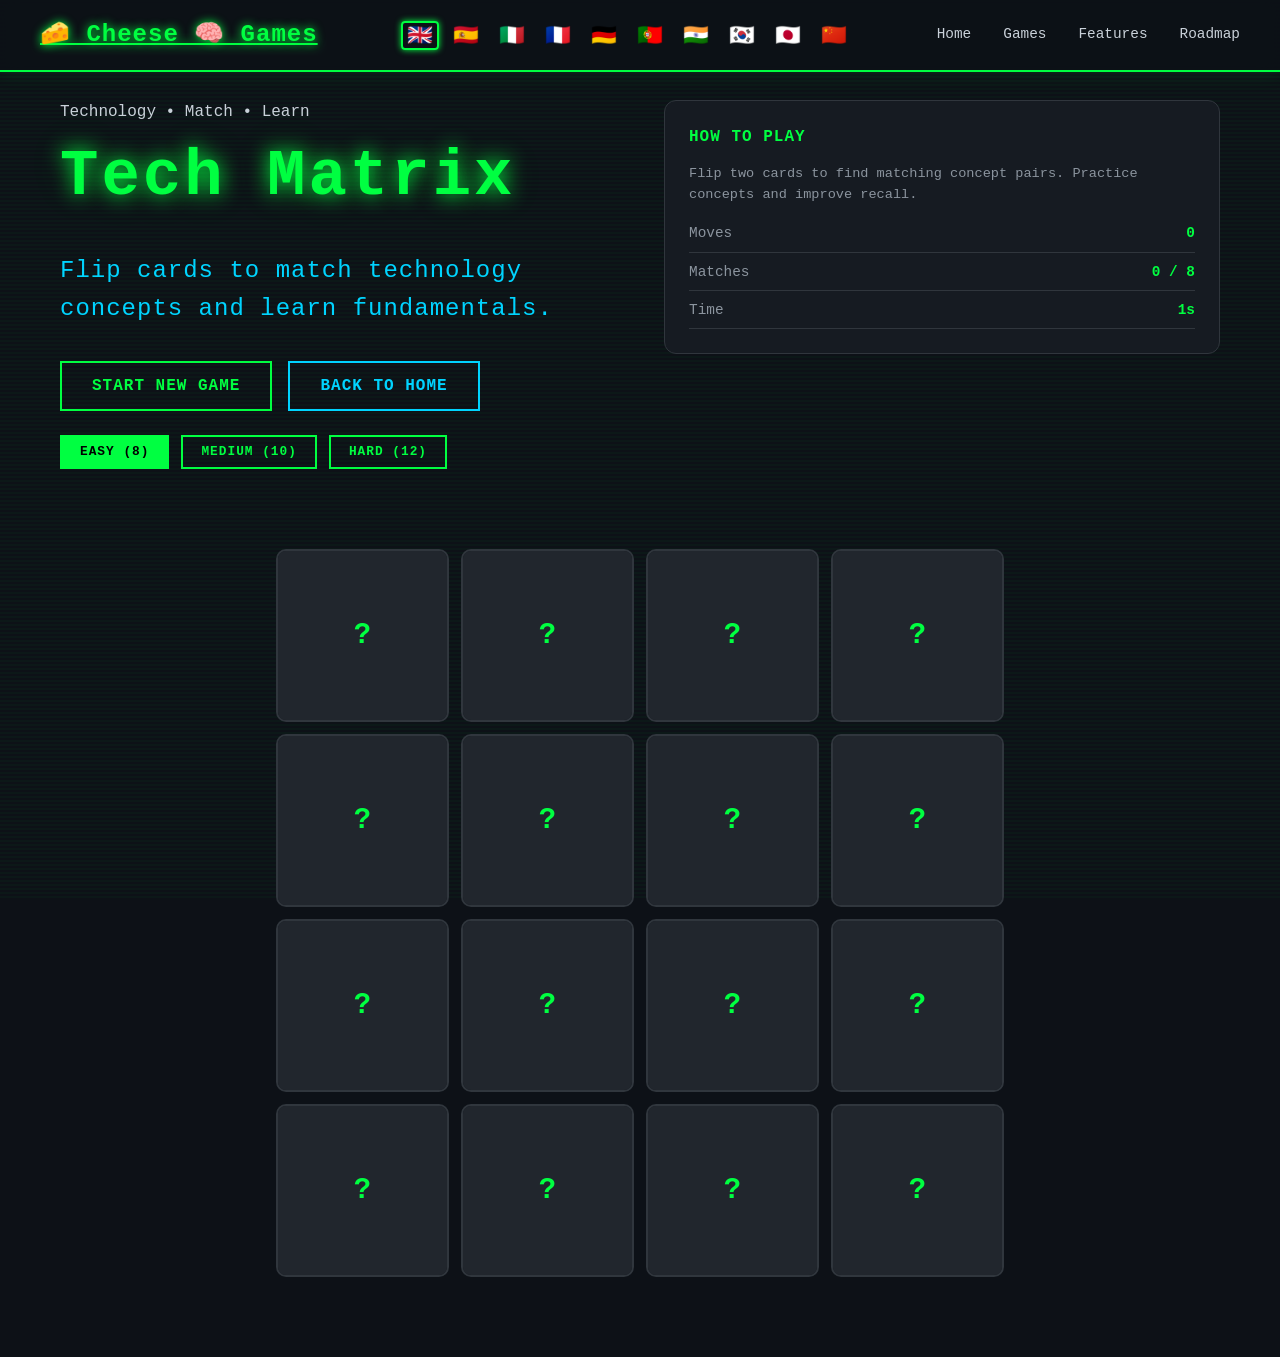
<file: tech-matrix.html>
<!DOCTYPE html>
<html lang="en">
<head>
    <meta charset="UTF-8">
    <meta name="viewport" content="width=device-width, initial-scale=1.0">
    <title data-i18n="tech.page.title">Tech Matrix | 🧀 Cheese 🧠 Games</title>
    <meta name="description" data-i18n="tech.page.description" content="Tech Matrix is an educational matching game about technology concepts.">
    <meta name="theme-color" content="#00ff66">
    <link rel="stylesheet" href="css/style.css">
</head>
<body>
    <nav class="navbar">
        <div class="container nav-container">
            <div class="logo">
                <a class="logo-text" href="index.html">🧀 Cheese 🧠 Games</a>
            </div>
            <div class="lang-selector" aria-label="Language selector">
                <button type="button" class="lang-flag active" data-lang="en" title="English">🇬🇧</button>
                <button type="button" class="lang-flag" data-lang="es" title="Español">🇪🇸</button>
                <button type="button" class="lang-flag" data-lang="it" title="Italiano">🇮🇹</button>
                <button type="button" class="lang-flag" data-lang="fr" title="Français">🇫🇷</button>
                <button type="button" class="lang-flag" data-lang="de" title="Deutsch">🇩🇪</button>
                <button type="button" class="lang-flag" data-lang="pt" title="Português">🇵🇹</button>
                <button type="button" class="lang-flag" data-lang="hi" title="हिन्दी">🇮🇳</button>
                <button type="button" class="lang-flag" data-lang="ko" title="한국어">🇰🇷</button>
                <button type="button" class="lang-flag" data-lang="ja" title="日本語">🇯🇵</button>
                <button type="button" class="lang-flag" data-lang="zh" title="中文">🇨🇳</button>
            </div>
            <ul class="nav-links">
                <li><a href="index.html" data-i18n="nav.home">Home</a></li>
                <li><a href="index.html#games" data-i18n="nav.games">Games</a></li>
                <li><a href="index.html#features" data-i18n="nav.features">Features</a></li>
                <li><a href="index.html#roadmap" data-i18n="nav.roadmap">Roadmap</a></li>
            </ul>
        </div>
    </nav>

    <section class="hero game-hero">
        <div class="container hero-container">
            <div class="hero-content">
                <span class="hero-badge" data-i18n="tech.hero.badge">Technology • Match • Learn</span>
                <h1 class="hero-title" data-i18n="tech.hero.title">Tech Matrix</h1>
                <p class="hero-subtitle" data-i18n="tech.hero.subtitle">Match tech terms with their definitions. Level up your knowledge!</p>
                <div class="hero-buttons">
                    <button type="button" class="btn btn-primary" id="startTechButton" data-i18n="tech.hero.start">Start New Game</button>
                    <a class="btn btn-secondary" href="index.html" data-i18n="tech.hero.back">Back to Home</a>
                </div>
                <!-- Difficulty selector -->
                <div class="difficulty-selector" style="margin-top:1.5rem; display:flex; gap:0.75rem; flex-wrap:wrap;">
                    <button type="button" class="btn diff-btn active" data-diff="easy" style="padding:6px 18px;font-size:0.8rem;">Easy (8)</button>
                    <button type="button" class="btn diff-btn" data-diff="medium" style="padding:6px 18px;font-size:0.8rem;">Medium (10)</button>
                    <button type="button" class="btn diff-btn" data-diff="hard" style="padding:6px 18px;font-size:0.8rem;">Hard (12)</button>
                </div>
            </div>
            <div class="flag-summary">
                <div class="flag-summary-card">
                    <h3 data-i18n="tech.summary.title">How to play</h3>
                    <p data-i18n="tech.summary.description">Flip two cards to find matching tech term + definition pairs.</p>
                    <div class="game-stats">
                        <div class="stat-item">
                            <span class="stat-label">Moves</span>
                            <span class="stat-value" id="techMoves">0</span>
                        </div>
                        <div class="stat-item">
                            <span class="stat-label">Matches</span>
                            <span class="stat-value" id="techMatches">0 / 8</span>
                        </div>
                        <div class="stat-item">
                            <span class="stat-label">Time</span>
                            <span class="stat-value" id="techTimer">0s</span>
                        </div>
                    </div>
                </div>
            </div>
        </div>
    </section>

    <main class="tech-matrix-game">
        <div class="container">
            <div class="tech-board" id="techBoard" aria-live="polite"></div>
            <div class="game-message hidden" id="techMessage">
                <h2>🎉 Level Complete!</h2>
                <p>You matched all the tech concepts!</p>
                <p class="message-details" id="techDetails"></p>
                <button class="btn btn-primary" id="techPlayAgain">Play Again</button>
            </div>
        </div>
    </main>

    <script src="js/i18n.js"></script>
    <script src="js/tech-matrix.js"></script>
    <script src="js/navigation-fix.js"></script>
</body>
</html>
</file>
<file: css/style.css>
/* ============================================
   CheeseGames - Retro Cyber Terminal Aesthetic
   ============================================ */

/* CSS Variables */
:root {
    --primary-color: #00ff41;
    --secondary-color: #00d4ff;
    --accent-color: #a000ff;
    --background: #0d1117;
    --surface: #161b22;
    --surface-light: #21262d;
    --text-primary: #c9d1d9;
    --text-secondary: #8b949e;
    --border-color: #30363d;
    --success-color: #00ff41;
    --transition: all 0.3s cubic-bezier(0.4, 0, 0.2, 1);
}

/* Reset & Base Styles */
* {
    margin: 0;
    padding: 0;
    box-sizing: border-box;
}

html {
    scroll-behavior: smooth;
}

body {
    font-family: 'Courier New', monospace;
    background-color: var(--background);
    color: var(--text-primary);
    line-height: 1.6;
    overflow-x: hidden;
    position: relative;
}

/* Animated background grid */
body::before {
    content: '';
    position: fixed;
    top: 0;
    left: 0;
    width: 100%;
    height: 100%;
    background-image: 
        repeating-linear-gradient(
            0deg,
            transparent,
            transparent 2px,
            rgba(0, 255, 65, 0.03) 2px,
            rgba(0, 255, 65, 0.03) 4px
        );
    pointer-events: none;
    z-index: 1;
    animation: scanlines 8s linear infinite;
}

@keyframes scanlines {
    0% {
        transform: translateY(0);
    }
    100% {
        transform: translateY(10px);
    }
}

.container {
    max-width: 1200px;
    margin: 0 auto;
    padding: 0 20px;
    position: relative;
    z-index: 2;
}

/* Typography */
h1, h2, h3 {
    font-weight: bold;
    letter-spacing: 2px;
}

h2 {
    font-size: 2.5rem;
    color: var(--primary-color);
    text-shadow: 0 0 10px var(--primary-color), 0 0 20px rgba(0, 255, 65, 0.3);
    margin-bottom: 3rem;
    position: relative;
    display: inline-block;
}

h2::after {
    content: '';
    position: absolute;
    bottom: -10px;
    left: 0;
    width: 0;
    height: 2px;
    background: linear-gradient(90deg, var(--primary-color), var(--secondary-color));
    animation: expandWidth 0.8s ease-out forwards;
}

@keyframes expandWidth {
    to {
        width: 100%;
    }
}

h3 {
    color: var(--primary-color);
    margin-bottom: 1rem;
    font-size: 1.3rem;
}

p {
    color: var(--text-secondary);
    margin-bottom: 1rem;
}

/* ============================================
   NAVIGATION
   ============================================ */

.navbar {
    position: fixed;
    top: 0;
    width: 100%;
    background: rgba(13, 17, 23, 0.95);
    border-bottom: 2px solid var(--primary-color);
    z-index: 1000;
    backdrop-filter: blur(10px);
    box-shadow: 0 0 20px rgba(0, 255, 65, 0.1);
}

.nav-container {
    display: flex;
    justify-content: space-between;
    align-items: center;
    padding: 1rem 0;
}

.logo-text {
    font-size: 1.5rem;
    color: var(--primary-color);
    font-weight: bold;
    text-shadow: 0 0 10px var(--primary-color);
    letter-spacing: 1px;
}

.nav-links {
    display: flex;
    list-style: none;
    gap: 2rem;
}

.nav-links a {
    color: var(--text-primary);
    text-decoration: none;
    font-size: 0.9rem;
    transition: var(--transition);
    position: relative;
}

.nav-links a::before {
    content: '';
    position: absolute;
    bottom: -5px;
    left: 0;
    width: 0;
    height: 2px;
    background: var(--primary-color);
    transition: var(--transition);
}

.nav-links a:hover {
    color: var(--primary-color);
    text-shadow: 0 0 10px var(--primary-color);
}

.nav-links a:hover::before {
    width: 100%;
}

/* language selector must be on top and receive pointer events */
.lang-selector {
    position: relative;
    z-index: 9999;
    pointer-events: auto;
    display: flex;
    gap: 8px;
    align-items: center;
}

@media (max-width: 768px) {
    .nav-links {
        gap: 1rem;
        font-size: 0.8rem;
    }

    .logo-text {
        font-size: 1.2rem;
    }
}

/* ============================================
   HERO SECTION
   ============================================ */

.hero {
    min-height: 100vh;
    display: flex;
    align-items: center;
    justify-content: center;
    padding-top: 80px;
    position: relative;
    overflow: hidden;
}

.hero .container {
    display: grid;
    grid-template-columns: 1fr 1fr;
    gap: 3rem;
    align-items: center;
}

.hero-content {
    animation: fadeInUp 1s ease-out;
}

.hero-title {
    font-size: 4rem;
    color: var(--primary-color);
    text-shadow: 0 0 20px var(--primary-color), 0 0 40px rgba(0, 255, 65, 0.2);
    margin-bottom: 1.5rem;
    letter-spacing: 3px;
    font-weight: bold;
    min-height: 100px;
}

.typing-text {
    display: inline-block;
    animation: none;
}

.cursor {
    display: inline-block;
    width: 3px;
    height: 80px;
    background-color: var(--primary-color);
    margin-left: 5px;
    animation: blink 1s infinite;
    vertical-align: middle;
}

@keyframes blink {
    0%, 49% {
        opacity: 1;
    }
    50%, 100% {
        opacity: 0;
    }
}

.hero-subtitle {
    font-size: 1.5rem;
    color: var(--secondary-color);
    margin-bottom: 2rem;
    letter-spacing: 1px;
    animation: fadeInUp 1s ease-out 0.2s both;
}

/* Glowing Button */
.btn {
    display: inline-block;
    padding: 12px 30px;
    font-size: 1rem;
    font-family: 'Courier New', monospace;
    border: 2px solid var(--primary-color);
    background: transparent;
    color: var(--primary-color);
    cursor: pointer;
    transition: var(--transition);
    position: relative;
    overflow: hidden;
    letter-spacing: 1px;
    font-weight: bold;
    text-transform: uppercase;
    text-align: center;
    text-decoration: none;
    line-height: 1.4;
}

.btn-primary {
    border-color: var(--primary-color);
    color: var(--primary-color);
}

.btn-secondary {
    border-color: var(--secondary-color);
    color: var(--secondary-color);
}

.hero-buttons {
    display: flex;
    flex-wrap: wrap;
    gap: 1rem;
    margin-top: 1.5rem;
}

.btn-glow {
    animation: fadeInUp 1s ease-out 0.4s both;
}

.btn-glow-effect {
    position: absolute;
    top: 50%;
    left: 50%;
    width: 0;
    height: 0;
    background: radial-gradient(circle, rgba(0, 255, 65, 0.3) 0%, transparent 70%);
    border-radius: 50%;
    transform: translate(-50%, -50%);
}

.btn:hover {
    background: rgba(0, 255, 65, 0.1);
    box-shadow: 0 0 20px var(--primary-color), inset 0 0 20px rgba(0, 255, 65, 0.2);
    text-shadow: 0 0 10px var(--primary-color);
    transform: scale(1.05);
}

.btn:active {
    transform: scale(0.95);
}

/* Terminal Window */
.terminal-window {
    background: var(--surface);
    border: 2px solid var(--primary-color);
    border-radius: 8px;
    overflow: hidden;
    box-shadow: 0 0 30px rgba(0, 255, 65, 0.2);
    animation: fadeInUp 1s ease-out 0.3s both;
}

.terminal-header {
    background: var(--surface-light);
    padding: 10px 15px;
    border-bottom: 1px solid var(--border-color);
    display: flex;
    justify-content: space-between;
    align-items: center;
}

.terminal-buttons {
    display: flex;
    gap: 10px;
}

.terminal-btn {
    width: 12px;
    height: 12px;
    border-radius: 50%;
}

.terminal-btn.close {
    background: #ff5f56;
}

.terminal-btn.minimize {
    background: #ffbd2e;
}

.terminal-btn.maximize {
    background: #27c93f;
}

.terminal-title {
    color: var(--text-secondary);
    font-size: 0.85rem;
    flex: 1;
    text-align: center;
}

.terminal-body {
    padding: 20px;
    font-size: 0.9rem;
    color: var(--primary-color);
    text-shadow: 0 0 10px var(--primary-color);
    line-height: 1.8;
    background: var(--background);
    min-height: 150px;
}

.terminal-body p {
    color: var(--primary-color);
    margin-bottom: 0.5rem;
    animation: typewriter 0.5s ease-out forwards;
    overflow: hidden;
}

.terminal-body p:nth-child(1) {
    animation-delay: 0s;
}

.terminal-body p:nth-child(2) {
    animation-delay: 0.5s;
}

.terminal-body p:nth-child(3) {
    animation-delay: 1s;
}

.terminal-body p:nth-child(4) {
    animation-delay: 1.5s;
}

@keyframes typewriter {
    from {
        width: 0;
    }
    to {
        width: 100%;
    }
}

.scan-line {
    height: 2px;
    background: linear-gradient(90deg, transparent, var(--primary-color), transparent);
    animation: scan 2s ease-in-out infinite;
}

@keyframes scan {
    0%, 100% {
        opacity: 0;
    }
    50% {
        opacity: 1;
    }
}

.text-success {
    color: var(--success-color);
}

@keyframes fadeInUp {
    from {
        opacity: 0;
        transform: translateY(30px);
    }
    to {
        opacity: 1;
        transform: translateY(0);
    }
}

@media (max-width: 768px) {
    .hero .container {
        grid-template-columns: 1fr;
    }

    .hero-title {
        font-size: 2.5rem;
        min-height: auto;
    }

    .cursor {
        height: 50px;
    }

    .hero-subtitle {
        font-size: 1.1rem;
    }

    .terminal-window {
        display: none;
    }
}

/* ============================================
   GAMES SECTION
   ============================================ */

.games {
    padding: 80px 0;
    position: relative;
}

.section-title {
    text-align: center;
    margin-bottom: 3rem;
    width: 100%;
}

.games-grid {
    display: grid;
    grid-template-columns: repeat(auto-fit, minmax(280px, 1fr));
    gap: 2rem;
}

.game-card {
    background: var(--surface);
    border: 2px solid var(--border-color);
    border-radius: 8px;
    padding: 2rem;
    transition: var(--transition);
    position: relative;
    overflow: hidden;
    cursor: pointer;
}

.game-card::before {
    content: '';
    position: absolute;
    top: -50%;
    left: -50%;
    width: 200%;
    height: 200%;
    background: linear-gradient(
        45deg,
        transparent,
        rgba(0, 255, 65, 0.1),
        transparent
    );
    animation: shimmer 3s infinite;
}

@keyframes shimmer {
    0% {
        transform: translate(-100%, -100%) rotate(45deg);
    }
    100% {
        transform: translate(100%, 100%) rotate(45deg);
    }
}

.game-card-inner {
    position: relative;
    z-index: 1;
}

.game-card:hover {
    background: var(--surface-light);
    border-color: var(--primary-color);
    box-shadow: 0 0 20px rgba(0, 255, 65, 0.3), inset 0 0 20px rgba(0, 255, 65, 0.05);
    transform: translateY(-5px);
}

.game-icon {
    font-size: 3rem;
    margin-bottom: 1rem;
    display: inline-block;
    animation: float 3s ease-in-out infinite;
}

.game-card:nth-child(2) .game-icon {
    animation-delay: 0.3s;
}

.game-card:nth-child(3) .game-icon {
    animation-delay: 0.6s;
}

.game-card:nth-child(4) .game-icon {
    animation-delay: 0.9s;
}

@keyframes float {
    0%, 100% {
        transform: translateY(0);
    }
    50% {
        transform: translateY(-10px);
    }
}

.game-card h3 {
    margin-bottom: 1rem;
    color: var(--primary-color);
}

.game-card p {
    color: var(--text-secondary);
    margin-bottom: 1.5rem;
    font-size: 0.95rem;
    line-height: 1.6;
}

.card-footer {
    color: var(--secondary-color);
    font-size: 0.85rem;
    font-weight: bold;
    letter-spacing: 1px;
    text-transform: uppercase;
}

.game-tags {
    margin-bottom: 1.5rem;
    color: var(--secondary-color);
    font-size: 0.75rem;
    font-weight: bold;
    letter-spacing: 0.5px;
    text-transform: uppercase;
    line-height: 1.6;
}

.game-tags span {
    display: inline-block;
    background: rgba(0, 255, 65, 0.08);
    border: 1px solid var(--border-color);
    border-radius: 4px;
    padding: 0.2rem 0.55rem;
    margin: 0 0.3rem 0.3rem 0;
}

.game-status {
    display: inline-block;
    margin-bottom: 1rem;
    padding: 0.25rem 0.75rem;
    border-radius: 4px;
    font-size: 0.75rem;
    font-weight: bold;
    letter-spacing: 0.5px;
    text-transform: uppercase;
}

.game-status.available {
    color: var(--primary-color);
    border: 1px solid var(--primary-color);
    background: rgba(0, 255, 65, 0.08);
}

.game-status.planned {
    color: var(--text-secondary);
    border: 1px solid var(--border-color);
    background: rgba(255, 255, 255, 0.03);
}

.card-button {
    display: inline-block;
    margin-top: 0.5rem;
}

/* ============================================
   FEATURES SECTION
   ============================================ */

.features {
    padding: 80px 0;
    background: linear-gradient(135deg, rgba(0, 255, 65, 0.05) 0%, rgba(160, 0, 255, 0.05) 100%);
    position: relative;
}

.features::before {
    content: '';
    position: absolute;
    top: 0;
    left: 0;
    right: 0;
    bottom: 0;
    background: radial-gradient(circle at 20% 50%, rgba(0, 212, 255, 0.03) 0%, transparent 50%);
    pointer-events: none;
}

.features-grid {
    display: grid;
    grid-template-columns: repeat(auto-fit, minmax(250px, 1fr));
    gap: 2rem;
    position: relative;
    z-index: 2;
}

.feature-card {
    background: var(--surface);
    border: 1px solid var(--border-color);
    border-radius: 8px;
    padding: 2rem;
    text-align: center;
    transition: var(--transition);
    position: relative;
    overflow: hidden;
}

.feature-card::before {
    content: '';
    position: absolute;
    inset: 0;
    background: linear-gradient(135deg, rgba(0, 255, 65, 0.1), rgba(0, 212, 255, 0.1));
    opacity: 0;
    transition: opacity 0.3s ease;
}

.feature-card:hover {
    border-color: var(--primary-color);
    background: var(--surface-light);
    transform: translateY(-5px);
    box-shadow: 0 10px 30px rgba(0, 255, 65, 0.2);
}

.feature-card:hover::before {
    opacity: 1;
}

.feature-icon {
    font-size: 2.5rem;
    margin-bottom: 1rem;
    display: inline-block;
    animation: pulse 2s ease-in-out infinite;
}

.feature-card:nth-child(2) .feature-icon {
    animation-delay: 0.2s;
}

.feature-card:nth-child(3) .feature-icon {
    animation-delay: 0.4s;
}

.feature-card:nth-child(4) .feature-icon {
    animation-delay: 0.6s;
}

@keyframes pulse {
    0%, 100% {
        transform: scale(1);
    }
    50% {
        transform: scale(1.1);
    }
}

.feature-card h3 {
    margin-bottom: 0.5rem;
}

.feature-card p {
    color: var(--text-secondary);
    font-size: 0.9rem;
    line-height: 1.5;
    position: relative;
    z-index: 2;
}

/* ============================================
   ROADMAP SECTION
   ============================================ */

.roadmap {
    padding: 80px 0;
    position: relative;
}

.roadmap-items {
    display: grid;
    gap: 2rem;
    max-width: 800px;
    margin: 0 auto;
}

.roadmap-item {
    display: grid;
    grid-template-columns: 150px 1fr;
    gap: 2rem;
    align-items: start;
    position: relative;
    padding-bottom: 2rem;
}

.roadmap-item:not(:last-child)::after {
    content: '';
    position: absolute;
    left: 75px;
    top: 60px;
    width: 2px;
    height: calc(100% + 2rem);
    background: linear-gradient(180deg, var(--primary-color), transparent);
}

.roadmap-marker {
    background: var(--primary-color);
    color: var(--background);
    padding: 0.7rem 1rem;
    border-radius: 20px;
    font-weight: bold;
    font-size: 0.9rem;
    text-align: center;
    position: relative;
    z-index: 2;
    min-width: 100px;
}

.roadmap-content {
    background: var(--surface);
    border-left: 3px solid var(--primary-color);
    padding: 1.5rem;
    border-radius: 4px;
    transition: var(--transition);
}

.roadmap-content:hover {
    background: var(--surface-light);
    border-left-color: var(--secondary-color);
    box-shadow: 0 5px 20px rgba(0, 255, 65, 0.15);
    transform: translateX(10px);
}

.roadmap-content h3 {
    margin-bottom: 0.5rem;
    color: var(--secondary-color);
}

.roadmap-content p {
    color: var(--text-secondary);
    font-size: 0.95rem;
}

@media (max-width: 768px) {
    .roadmap-item {
        grid-template-columns: 1fr;
        gap: 1rem;
    }

    .roadmap-marker {
        grid-column: 1 / -1;
    }

    .roadmap-item:not(:last-child)::after {
        display: none;
    }
}

/* ============================================
   FOOTER
   ============================================ */

.footer {
    border-top: 2px solid var(--primary-color);
    padding: 3rem 0;
    background: var(--surface);
    position: relative;
    overflow: hidden;
}

.footer::before {
    content: '';
    position: absolute;
    top: 0;
    left: 0;
    width: 100%;
    height: 100%;
    background: radial-gradient(circle at 50% 0%, rgba(0, 255, 65, 0.1), transparent 70%);
    pointer-events: none;
}

.footer-content {
    display: flex;
    justify-content: space-between;
    align-items: center;
    margin-bottom: 2rem;
    position: relative;
    z-index: 2;
}

/* Matrix canvas and overlay should not block pointer events */
#matrixCanvas,
.matrix-overlay {
    position: fixed;
    inset: 0;
    width: 100%;
    height: 100%;
    pointer-events: none;
    z-index: 0;
}

.footer-text p {
    color: var(--text-secondary);
    font-size: 0.9rem;
}

.footer-links {
    display: flex;
    gap: 2rem;
}

.footer-link {
    color: var(--primary-color);
    text-decoration: none;
    display: flex;
    align-items: center;
    gap: 0.5rem;
    transition: var(--transition);
    font-size: 0.95rem;
    font-weight: bold;
}

.footer-link:hover {
    text-shadow: 0 0 10px var(--primary-color);
    transform: translateX(5px);
}

.github-icon {
    display: inline-block;
    animation: upDown 2s ease-in-out infinite;
}

@keyframes upDown {
    0%, 100% {
        transform: translateY(0);
    }
    50% {
        transform: translateY(-5px);
    }
}

.footer-line {
    height: 1px;
    background: linear-gradient(90deg, transparent, var(--primary-color), transparent);
    position: relative;
    z-index: 2;
}

@media (max-width: 768px) {
    .footer-content {
        flex-direction: column;
        gap: 1.5rem;
        text-align: center;
    }

    .footer-links {
        flex-direction: column;
        gap: 1rem;
    }
}

/* ============================================
   AOS - SCROLL ANIMATIONS
   ============================================ */

[data-aos] {
    opacity: 0;
    transition: opacity 0.6s ease-out, transform 0.6s ease-out;
}

[data-aos="fade-up"] {
    transform: translateY(30px);
}

[data-aos="fade-up"].aos-animate {
    opacity: 1;
    transform: translateY(0);
}

/* ============================================
   RESPONSIVE DESIGN
   ============================================ */

@media (max-width: 768px) {
    h2 {
        font-size: 1.8rem;
        margin-bottom: 2rem;
    }

    .section-title {
        text-align: center;
    }

    .games-grid {
        grid-template-columns: 1fr;
        gap: 1.5rem;
    }

    .features-grid {
        grid-template-columns: 1fr;
    }
}

@media (max-width: 480px) {
    body {
        font-size: 0.95rem;
    }

    h1 {
        font-size: 2rem;
    }

    h2 {
        font-size: 1.5rem;
    }

    .container {
        padding: 0 15px;
    }

    .nav-links {
        gap: 0.5rem;
        font-size: 0.75rem;
    }

    .btn {
        padding: 10px 20px;
        font-size: 0.85rem;
    }
}

/* ============================================
   ANIMATIONS - ADDITIONAL EFFECTS
   ============================================ */

@keyframes glitch {
    0% {
        text-shadow: -1px 0 var(--primary-color), 1px 0 var(--secondary-color);
    }
    50% {
        text-shadow: -2px 0 var(--primary-color), 2px 0 var(--secondary-color);
    }
    100% {
        text-shadow: -1px 0 var(--primary-color), 1px 0 var(--secondary-color);
    }
}

@keyframes neon-glow {
    0%, 100% {
        text-shadow: 0 0 10px var(--primary-color);
    }
    50% {
        text-shadow: 0 0 20px var(--primary-color), 0 0 30px var(--secondary-color);
    }
}

/* Smooth scroll for older browsers */
@supports not (scroll-behavior: smooth) {
    html {
        scroll-behavior: auto;
    }
}

/* ============================================
   LANG FLAG BUTTONS
   ============================================ */

.lang-flag {
    background: none;
    border: 2px solid transparent;
    border-radius: 4px;
    cursor: pointer;
    font-size: 1.3rem;
    padding: 2px 4px;
    line-height: 1;
    transition: border-color 0.2s, transform 0.15s;
    pointer-events: auto;
}

.lang-flag:hover {
    border-color: var(--primary-color);
    transform: scale(1.15);
}

.lang-flag.active {
    border-color: var(--primary-color);
    box-shadow: 0 0 6px var(--primary-color);
}

/* ============================================
   FLAG MEMORY GAME - BOARD & CARDS
   ============================================ */

.flag-memory {
    padding: 2rem 0 4rem;
}

.memory-board {
    display: grid;
    grid-template-columns: repeat(5, 1fr);
    gap: 1rem;
    max-width: 700px;
    margin: 0 auto;
    padding: 1rem;
}

@media (max-width: 600px) {
    .memory-board {
        grid-template-columns: repeat(4, 1fr);
        gap: 0.6rem;
    }
}

.memory-card {
    aspect-ratio: 1;
    background: var(--surface);
    border: 2px solid var(--border-color);
    border-radius: 8px;
    cursor: pointer;
    position: relative;
    transition: border-color 0.2s, box-shadow 0.2s;
    overflow: hidden;
}

.memory-card:hover:not(.matched):not(.flipped) {
    border-color: var(--primary-color);
    box-shadow: 0 0 12px rgba(0,255,65,0.3);
}

.memory-card .card-front,
.memory-card .card-back {
    position: absolute;
    inset: 0;
    display: flex;
    align-items: center;
    justify-content: center;
    transition: opacity 0.25s ease;
}

/* ? symbol when face-down */
.memory-card .card-front {
    background: var(--surface-light);
    color: var(--primary-color);
    font-size: 2.2rem;
    font-weight: bold;
    opacity: 1;
}

/* Flag emoji when face-up — LARGE */
.memory-card .card-back {
    background: var(--surface);
    font-size: 4rem;     /* ← big emoji */
    opacity: 0;
}

/* Flipped state */
.memory-card.flipped .card-front {
    opacity: 0;
}
.memory-card.flipped .card-back {
    opacity: 1;
}

/* Matched state */
.memory-card.matched {
    border-color: var(--primary-color);
    background: rgba(0,255,65,0.06);
    box-shadow: 0 0 14px rgba(0,255,65,0.35);
    cursor: default;
}
.memory-card.matched .card-front { opacity: 0; }
.memory-card.matched .card-back  { opacity: 1; }

/* ============================================
   GAME STATS & SUMMARY
   ============================================ */

.flag-summary {
    display: flex;
    align-items: flex-start;
}

.flag-summary-card {
    background: var(--surface);
    border: 1px solid var(--border-color);
    border-radius: 12px;
    padding: 1.5rem;
    width: 100%;
}

.flag-summary-card h3 {
    color: var(--primary-color);
    margin-bottom: 0.75rem;
    font-size: 1rem;
    text-transform: uppercase;
    letter-spacing: 1px;
}

.flag-summary-card p {
    color: var(--text-secondary);
    font-size: 0.85rem;
    margin-bottom: 1rem;
    line-height: 1.6;
}

.game-stats {
    display: flex;
    flex-direction: column;
    gap: 0.5rem;
    margin-top: 1rem;
}

.stat-item {
    display: flex;
    justify-content: space-between;
    font-size: 0.9rem;
    border-bottom: 1px solid var(--border-color);
    padding-bottom: 0.4rem;
}

.stat-label { color: var(--text-secondary); }
.stat-value { color: var(--primary-color); font-weight: bold; }

/* ============================================
   GAME COMPLETE MESSAGE
   ============================================ */

.game-message {
    text-align: center;
    padding: 3rem 2rem;
    margin: 2rem auto;
    max-width: 500px;
    background: var(--surface);
    border: 2px solid var(--primary-color);
    border-radius: 12px;
    box-shadow: 0 0 30px rgba(0,255,65,0.2);
}

.game-message h2 {
    color: var(--primary-color);
    font-size: 2rem;
    margin-bottom: 1rem;
    text-shadow: 0 0 10px var(--primary-color);
}

.game-message p {
    color: var(--text-secondary);
    margin-bottom: 1rem;
}

.message-details {
    font-size: 0.9rem;
    color: var(--secondary-color) !important;
    margin-bottom: 1.5rem !important;
}

.game-message.hidden { display: none; }

/* ============================================
   GAME HERO (subpages)
   ============================================ */

.game-hero {
    min-height: auto;
    padding-top: 100px;
    padding-bottom: 2rem;
}

.game-hero .hero-container {
    display: grid;
    grid-template-columns: 1fr 1fr;
    gap: 3rem;
    align-items: start;
}

@media (max-width: 768px) {
    .game-hero .hero-container {
        grid-template-columns: 1fr;
    }
}

/* ============================================
   TECH MATRIX GAME
   ============================================ */

.tech-matrix-game {
    padding: 2rem 0 4rem;
}

.tech-board {
    display: grid;
    gap: 0.75rem;
    max-width: 760px;
    margin: 0 auto;
    padding: 1rem;
}

.tech-card {
    aspect-ratio: 1;
    background: var(--surface);
    border: 2px solid var(--border-color);
    border-radius: 10px;
    cursor: pointer;
    position: relative;
    overflow: hidden;
    transition: border-color 0.2s, box-shadow 0.2s, transform 0.15s;
    display: flex;
    flex-direction: column;
    align-items: center;
    justify-content: center;
    padding: 0.3rem;
    font-family: 'Courier New', monospace;
}

.tech-card:hover:not(.tech-matched):not(.tech-flipped) {
    border-color: var(--primary-color);
    box-shadow: 0 0 14px rgba(0,255,65,0.35);
    transform: scale(1.04);
}

.tech-front, .tech-back {
    position: absolute;
    inset: 0;
    display: flex;
    flex-direction: column;
    align-items: center;
    justify-content: center;
    gap: 0.2rem;
    padding: 0.4rem;
    transition: opacity 0.2s;
}

.tech-front {
    background: var(--surface-light);
    color: var(--primary-color);
    font-size: 1.8rem;
    font-weight: bold;
    opacity: 1;
}

.tech-back {
    background: rgba(0,212,255,0.07);
    opacity: 0;
}

.tech-emoji {
    font-size: 1.6rem;
    line-height: 1;
}

.tech-label {
    font-size: 0.65rem;
    color: var(--secondary-color);
    text-align: center;
    font-weight: bold;
    letter-spacing: 0.5px;
    line-height: 1.2;
}

.tech-card.tech-flipped .tech-front { opacity: 0; }
.tech-card.tech-flipped .tech-back  { opacity: 1; }

.tech-card.tech-matched {
    border-color: var(--primary-color);
    background: rgba(0,255,65,0.07);
    box-shadow: 0 0 16px rgba(0,255,65,0.4);
    cursor: default;
}
.tech-card.tech-matched .tech-front { opacity: 0; }
.tech-card.tech-matched .tech-back  { opacity: 1; }

.diff-btn.active {
    background: var(--primary-color);
    color: #000;
}

/* ============================================
   PIPELINE PANIC GAME
   ============================================ */

.pipeline-game {
    padding: 2rem 0 4rem;
}

.pipeline-board-wrapper {
    display: flex;
    justify-content: center;
    padding: 1rem;
}

.pipeline-board {
    display: grid;
    gap: 4px;
    background: var(--surface);
    border: 2px solid var(--border-color);
    border-radius: 12px;
    padding: 1rem;
    max-width: 480px;
    width: 100%;
}

.pipe-cell {
    aspect-ratio: 1;
    background: var(--surface-light);
    border: 1px solid var(--border-color);
    border-radius: 6px;
    cursor: pointer;
    font-size: 1.6rem;
    display: flex;
    align-items: center;
    justify-content: center;
    transition: background 0.15s, border-color 0.15s, transform 0.15s;
    font-family: monospace;
    color: var(--text-secondary);
    position: relative;
}

.pipe-cell:hover:not(:disabled):not(.pipe-source):not(.pipe-sink) {
    border-color: var(--secondary-color);
    background: rgba(0,212,255,0.1);
    transform: scale(1.06);
}

.pipe-cell.pipe-empty {
    background: transparent;
    border-color: transparent;
    cursor: default;
}

.pipe-cell.pipe-source {
    background: rgba(0,255,65,0.15);
    border-color: var(--primary-color);
    box-shadow: 0 0 12px rgba(0,255,65,0.3);
    cursor: default;
    font-size: 1.4rem;
}

.pipe-cell.pipe-sink {
    background: rgba(160,0,255,0.15);
    border-color: var(--accent-color);
    box-shadow: 0 0 12px rgba(160,0,255,0.3);
    cursor: default;
    font-size: 1.4rem;
}

.pipe-cell.pipe-connected:not(.pipe-source):not(.pipe-sink) {
    color: var(--primary-color);
    background: rgba(0,255,65,0.08);
    border-color: rgba(0,255,65,0.4);
    text-shadow: 0 0 8px rgba(0,255,65,0.6);
}

.pipe-cell.pipe-rotating {
    animation: pipeRotate 0.2s ease;
}

@keyframes pipeRotate {
    0%   { transform: scale(0.85) rotate(-15deg); }
    50%  { transform: scale(1.1)  rotate(5deg); }
    100% { transform: scale(1)    rotate(0deg); }
}

.pipe-icon { font-size: 1.4rem; }

.timer-warning {
    color: #ff4444 !important;
    animation: timerBlink 0.5s step-end infinite;
}

@keyframes timerBlink {
    50% { opacity: 0.4; }
}

.game-message.victory { border-color: var(--primary-color); }
.game-message.gameover { border-color: #ff4444; box-shadow: 0 0 30px rgba(255,68,68,0.2); }

/* ============================================
   INVENTORY MATCH GAME
   ============================================ */

.inventory-game {
    padding: 2rem 0 4rem;
}

.inventory-grid {
    display: grid;
    gap: 8px;
    max-width: 480px;
    margin: 0 auto 1.5rem;
    padding: 1rem;
    background: var(--surface);
    border: 2px solid var(--border-color);
    border-radius: 12px;
}

.inv-cell {
    aspect-ratio: 1;
    background: var(--surface-light);
    border: 2px solid var(--border-color);
    border-radius: 8px;
    display: flex;
    flex-direction: column;
    align-items: center;
    justify-content: center;
    gap: 2px;
    transition: background 0.2s, border-color 0.2s;
    font-family: 'Courier New', monospace;
}

.inv-cell.inv-filled {
    background: rgba(0,255,65,0.06);
    border-color: rgba(0,255,65,0.3);
}

.inv-emoji { font-size: 1.8rem; line-height: 1; }
.inv-name  { font-size: 0.55rem; color: var(--text-secondary); text-align: center; }

/* Recall mode cells */
.inventory-grid.recall-mode .inv-recall-cell {
    cursor: pointer;
    background: var(--surface-light);
    border-color: var(--border-color);
    color: var(--border-color);
    font-size: 1.2rem;
}

.inventory-grid.recall-mode .inv-recall-cell:hover {
    border-color: var(--secondary-color);
    color: var(--secondary-color);
    background: rgba(0,212,255,0.08);
}

.inventory-grid.recall-mode .inv-recall-cell.inv-player-placed {
    background: rgba(0,212,255,0.1);
    border-color: var(--secondary-color);
    color: var(--text-primary);
}

.inv-cell.inv-correct {
    border-color: var(--primary-color) !important;
    background: rgba(0,255,65,0.15) !important;
    box-shadow: 0 0 10px rgba(0,255,65,0.4);
}

.inv-cell.inv-wrong {
    border-color: #ff4444 !important;
    background: rgba(255,68,68,0.1) !important;
    position: relative;
}

.inv-hint {
    position: absolute;
    bottom: 2px;
    right: 3px;
    font-size: 0.8rem;
    opacity: 0.6;
}

/* Palette */
.inv-palette-wrapper {
    max-width: 600px;
    margin: 0 auto 1rem;
    padding: 0 1rem;
}

.inv-palette-title {
    color: var(--secondary-color);
    font-size: 0.85rem;
    margin-bottom: 0.75rem;
    text-transform: uppercase;
    letter-spacing: 1px;
}

.inv-palette {
    display: flex;
    flex-wrap: wrap;
    gap: 0.5rem;
    justify-content: center;
}

.inv-palette-item {
    background: var(--surface-light);
    border: 2px solid var(--border-color);
    border-radius: 8px;
    padding: 0.4rem 0.6rem;
    cursor: pointer;
    display: flex;
    flex-direction: column;
    align-items: center;
    gap: 2px;
    min-width: 52px;
    transition: border-color 0.15s, background 0.15s, transform 0.15s;
    font-family: 'Courier New', monospace;
}

.inv-palette-item span { font-size: 1.4rem; }
.inv-palette-item small { font-size: 0.5rem; color: var(--text-secondary); }

.inv-palette-item:hover {
    border-color: var(--secondary-color);
    background: rgba(0,212,255,0.08);
    transform: translateY(-2px);
}

.inv-palette-item.inv-selected {
    border-color: var(--primary-color);
    background: rgba(0,255,65,0.12);
    box-shadow: 0 0 10px rgba(0,255,65,0.3);
}

.inv-eraser { border-color: rgba(255,100,100,0.4); }
.inv-eraser.inv-selected { border-color: #ff4444; background: rgba(255,68,68,0.1); }

@keyframes invShake {
    0%,100% { transform: translateX(0); }
    25%      { transform: translateX(-6px); }
    75%      { transform: translateX(6px); }
}
.inv-shake { animation: invShake 0.4s ease; }

/* ============================================
   CROSSWALK DASH GAME
   ============================================ */

.crosswalk-game {
    padding: 2rem 0 4rem;
}

.crosswalk-board-wrapper {
    max-width: 720px;
    margin: 0 auto;
    border: 2px solid var(--border-color);
    border-radius: 8px;
    overflow: hidden;
    box-shadow: 0 0 30px rgba(0, 255, 65, 0.1);
}

.crosswalk-board {
    display: flex;
    flex-direction: column;
    background: var(--background);
    outline: none;
}

.cw-row {
    position: relative;
    width: 100%;
    height: 56px;
    overflow: hidden;
    border-bottom: 1px solid rgba(255, 255, 255, 0.03);
}

.cw-lane {
    background: repeating-linear-gradient(
        90deg,
        var(--surface) 0px,
        var(--surface) 38px,
        var(--surface-light) 40px,
        var(--surface-light) 42px
    );
}

.cw-lane::before {
    content: '';
    position: absolute;
    top: 50%;
    left: 0;
    right: 0;
    height: 2px;
    transform: translateY(-50%);
    background: repeating-linear-gradient(
        90deg,
        rgba(255, 200, 0, 0.35) 0px,
        rgba(255, 200, 0, 0.35) 18px,
        transparent 18px,
        transparent 34px
    );
    pointer-events: none;
}

.cw-sidewalk {
    background: linear-gradient(180deg, rgba(0, 255, 65, 0.06), rgba(0, 255, 65, 0.02));
    border-top: 2px solid rgba(0, 255, 65, 0.25);
    border-bottom: 2px solid rgba(0, 255, 65, 0.25);
    display: flex;
    align-items: center;
    justify-content: center;
}

.cw-sidewalk-start { height: 50px; }
.cw-sidewalk-end { height: 64px; }

.cw-goal-flag {
    font-size: 1.6rem;
    filter: drop-shadow(0 0 8px rgba(0, 255, 65, 0.5));
}

.cw-vehicle {
    position: absolute;
    top: 50%;
    left: 0;
    transform: translateY(-50%);
    display: flex;
    align-items: center;
    justify-content: center;
    line-height: 1;
    will-change: transform;
    filter: drop-shadow(0 2px 4px rgba(0, 0, 0, 0.5));
}

.cw-player {
    position: absolute;
    top: 50%;
    width: 34px;
    height: 34px;
    display: flex;
    align-items: center;
    justify-content: center;
    font-size: 1.6rem;
    line-height: 1;
    transform: translate(-50%, -50%);
    transition: left 0.12s ease-out;
    filter: drop-shadow(0 0 6px rgba(0, 255, 65, 0.5));
    z-index: 5;
}

.cw-player.cw-hit {
    animation: cwHitFlash 0.5s ease;
}

@keyframes cwHitFlash {
    0%, 100% { filter: drop-shadow(0 0 6px rgba(255, 68, 68, 0.9)); transform: translate(-50%, -50%) scale(1); }
    50% { filter: drop-shadow(0 0 14px rgba(255, 68, 68, 1)); transform: translate(-50%, -50%) scale(1.3); }
}

.crosswalk-controls {
    display: flex;
    flex-direction: column;
    align-items: center;
    gap: 0.5rem;
    max-width: 220px;
    margin: 1.5rem auto 0;
}

.cw-ctrl-row {
    display: flex;
    gap: 0.5rem;
}

.cw-ctrl-btn {
    width: 56px;
    height: 56px;
    font-size: 1.3rem;
    border: 2px solid var(--primary-color);
    background: var(--surface);
    color: var(--primary-color);
    border-radius: 6px;
    cursor: pointer;
    transition: var(--transition);
    font-family: 'Courier New', monospace;
}

.cw-ctrl-btn:hover {
    background: rgba(0, 255, 65, 0.12);
    box-shadow: 0 0 12px rgba(0, 255, 65, 0.3);
}

.cw-ctrl-btn:active {
    transform: scale(0.92);
}

@media (min-width: 769px) {
    .crosswalk-controls {
        display: none;
    }
}
</file>
